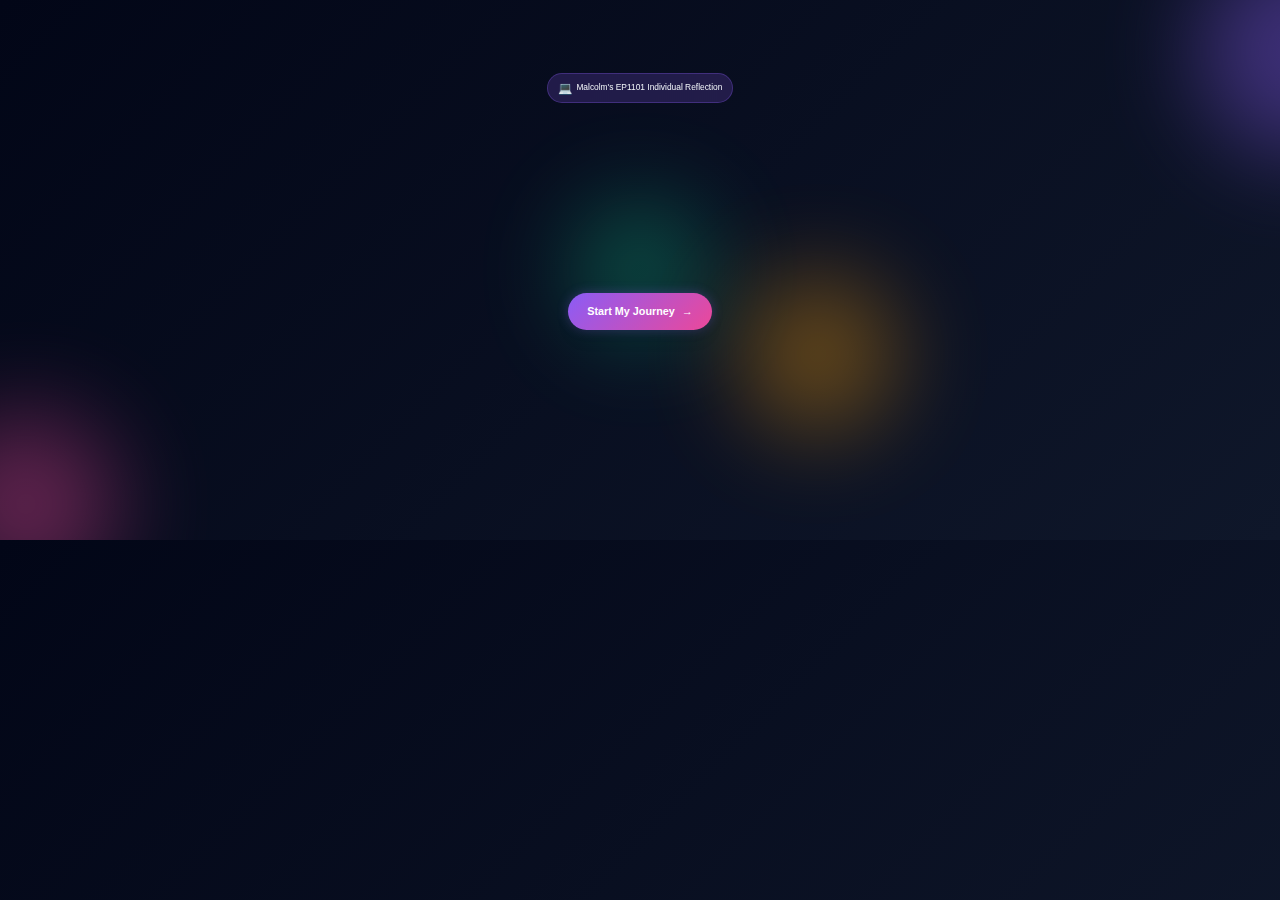
<file: index.html>
<!DOCTYPE html>
<html lang="en">
<head>
    <meta charset="UTF-8">
    <meta name="viewport" content="width=device-width, initial-scale=1.0">
    <title>EP1101 Reflection | Building TUTR.SG</title>
    <link rel="stylesheet" href="styles.css">
</head>
<body class="landing-page">
    <!-- Animated Background -->
    <div class="animated-bg">
        <div class="circle circle-1"></div>
        <div class="circle circle-2"></div>
        <div class="circle circle-3"></div>
        <div class="circle circle-4"></div>
    </div>

    <!-- Main Content -->
    <div class="landing-container">
        <div class="hero-content fade-in">
            <!-- Title with animated typing effect -->
            <div class="hero-tag">
                <span class="code-icon">💻</span>
                <span>Malcolm's EP1101 Individual Reflection</span>
            </div>
            
            <h1 class="hero-title">
                <span class="word" style="--delay: 0.1s">Building</span>
                <span class="word gradient-text" style="--delay: 0.3s">TUTR.SG</span>
                <br>
                <span class="word" style="--delay: 0.5s">From</span>
                <span class="word" style="--delay: 0.6s">the</span>
                <span class="word" style="--delay: 0.7s">Ground</span>
                <span class="word" style="--delay: 0.8s">Up</span>
            </h1>
            
            <p class="hero-subtitle slide-up" style="--delay: 1s">
                An AI & Data Analytics Student's Journey Through Entrepreneurship
            </p>
            
            <div class="hero-info slide-up" style="--delay: 1.2s">
                <div class="info-item">
                    <span class="label">Name:</span>
                    <span class="value">Koh Yu Feng Malcolm</span>
                </div>
                <div class="info-item">
                    <span class="label">Class:</span>
                    <span class="value">DAAA/FT/2A/21</span>
                </div>
                <div class="info-item">
                    <span class="label">Module:</span>
                    <span class="value">EP1101 II</span>
                </div>
            </div>

            <!-- Interactive Start Button -->
            <a href="intro.html" class="start-btn bounce" style="--delay: 1.4s">
                <span>Start My Journey</span>
                <span class="arrow">→</span>
            </a>

            <!-- Quick Navigation -->
            <div class="quick-nav slide-up" style="--delay: 1.6s">
                <a href="intro.html" class="nav-card" style="--delay: 1.7s">
                    <div class="card-icon">📖</div>
                    <div class="card-title">Introduction</div>
                </a>
                <a href="challenge.html" class="nav-card" style="--delay: 1.8s">
                    <div class="card-icon">🎯</div>
                    <div class="card-title">Key Challenges</div>
                </a>
                <a href="insights.html" class="nav-card" style="--delay: 1.9s">
                    <div class="card-icon">💡</div>
                    <div class="card-title">Key Insights</div>
                </a>
                <a href="reflection.html" class="nav-card" style="--delay: 2s">
                    <div class="card-icon">🚀</div>
                    <div class="card-title">Reflection</div>
                </a>
            </div>

            <!-- Fun Footer -->
            <div class="landing-footer slide-up" style="--delay: 2.1s">
                <p>Tutors: Ms Xue Yun Peh, Mr Gerald Tay</p>
                <p class="subtitle">Built with ❤️ and 4000 lines of code</p>
            </div>
        </div>
    </div>

    <!-- Scroll Indicator -->
    <div class="scroll-indicator pulse">
        <span>Explore</span>
        <div class="mouse">
            <div class="wheel"></div>
        </div>
    </div>

    <script src="script.js"></script>
</body>
</html>
</file>
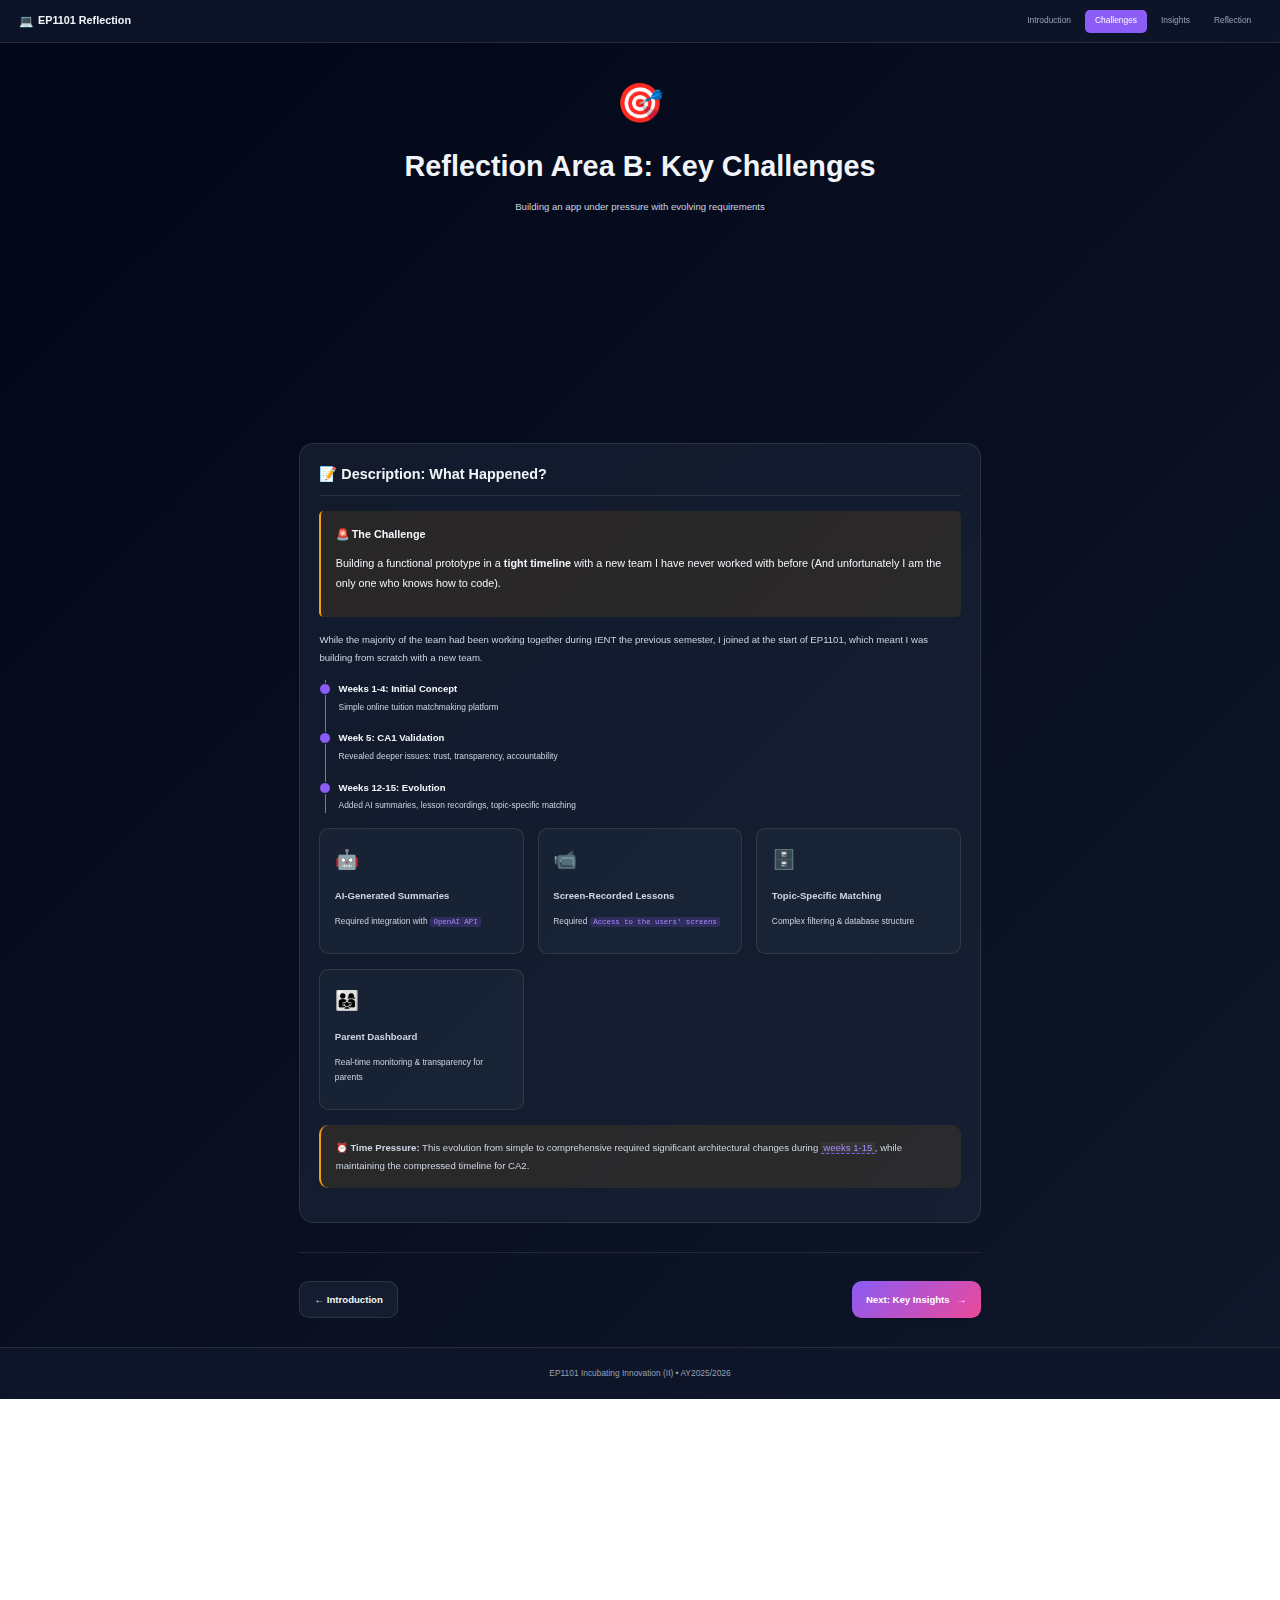
<file: challenge.html>
<!DOCTYPE html>
<html lang="en">
<head>
    <meta charset="UTF-8">
    <meta name="viewport" content="width=device-width, initial-scale=1.0">
    <title>Key Challenge | EP1101 Reflection</title>
    <link rel="stylesheet" href="styles.css">
</head>
<body>
    <!-- Navigation -->
    <nav class="navbar">
        <a href="index.html" class="nav-brand">
            <span class="code-icon">💻</span>
            <span>EP1101 Reflection</span>
        </a>
        <div class="nav-links">
            <a href="intro.html">Introduction</a>
            <a href="challenge.html" class="active">Challenges</a>
            <a href="insights.html">Insights</a>
            <a href="reflection.html">Reflection</a>
        </div>
    </nav>

    <!-- Main Content -->
    <main class="container">
        <!-- Page Header -->
        <header class="page-header fade-in">
            <div class="header-icon">🎯</div>
            <h1>Reflection Area B: Key Challenges</h1>
            <p class="subtitle">Building an app under pressure with evolving requirements</p>
        </header>

        <!-- Interactive Gibbs Cycle Navigator -->
        <section class="gibbs-navigator slide-up">
            <h2 class="section-title">
                <span class="title-icon">🔄</span>
                Interactive Gibbs Reflection Cycle
            </h2>
            <p class="section-intro">Click each stage to explore my reflection</p>
            
            <div class="gibbs-cycle">
                <div class="gibbs-stage" data-stage="description" onclick="showStage('description')">
                    <div class="stage-number">1</div>
                    <div class="stage-name">Description</div>
                    <div class="stage-icon">📝</div>
                </div>
                <div class="gibbs-stage" data-stage="feelings" onclick="showStage('feelings')">
                    <div class="stage-number">2</div>
                    <div class="stage-name">Feelings</div>
                    <div class="stage-icon">💭</div>
                </div>
                <div class="gibbs-stage" data-stage="evaluation" onclick="showStage('evaluation')">
                    <div class="stage-number">3</div>
                    <div class="stage-name">Evaluation</div>
                    <div class="stage-icon">⚖️</div>
                </div>
                <div class="gibbs-stage" data-stage="analysis" onclick="showStage('analysis')">
                    <div class="stage-number">4</div>
                    <div class="stage-name">Analysis</div>
                    <div class="stage-icon">🔍</div>
                </div>
                <div class="gibbs-stage" data-stage="conclusion" onclick="showStage('conclusion')">
                    <div class="stage-number">5</div>
                    <div class="stage-name">Conclusion</div>
                    <div class="stage-icon">✅</div>
                </div>
                <div class="gibbs-stage" data-stage="action" onclick="showStage('action')">
                    <div class="stage-number">6</div>
                    <div class="stage-name">Action Plan</div>
                    <div class="stage-icon">🎯</div>
                </div>
            </div>
        </section>

        <!-- Stage Content -->
        <section class="stage-content">
            <!-- Description Stage -->
            <div id="description" class="stage-panel active">
                <div class="card interactive-card">
                    <div class="card-header">
                        <h3>📝 Description: What Happened?</h3>
                    </div>
                    <div class="card-content">
                        <div class="highlight-box challenge-box">
                            <h4>🚨 The Challenge</h4>
                            <p class="lead-text">
                                Building a functional prototype in a <strong>tight timeline</strong> with a new team I have never worked with before (And unfortunately I am the only one who knows how to code).
                            </p>
                        </div>

                        <p>
                            While the majority of the team had been working together during IENT the previous semester, I joined at the start 
                            of EP1101, which meant I was building from scratch with a new team.
                        </p>

                        <div class="timeline">
                            <div class="timeline-item">
                                <div class="timeline-dot"></div>
                                <div class="timeline-content">
                                    <h4>Weeks 1-4: Initial Concept</h4>
                                    <p>Simple online tuition matchmaking platform</p>
                                </div>
                            </div>
                            <div class="timeline-item">
                                <div class="timeline-dot"></div>
                                <div class="timeline-content">
                                    <h4>Week 5: CA1 Validation</h4>
                                    <p>Revealed deeper issues: trust, transparency, accountability</p>
                                </div>
                            </div>
                            <div class="timeline-item">
                                <div class="timeline-dot"></div>
                                <div class="timeline-content">
                                    <h4>Weeks 12-15: Evolution</h4>
                                    <p>Added AI summaries, lesson recordings, topic-specific matching</p>
                                </div>
                            </div>
                        </div>

                        <div class="feature-grid">
                            <div class="feature-box">
                                <div class="feature-icon">🤖</div>
                                <h4>AI-Generated Summaries</h4>
                                <p>Required integration with <span class="code">OpenAI API</span></p>
                            </div>
                            <div class="feature-box">
                                <div class="feature-icon">📹</div>
                                <h4>Screen-Recorded Lessons</h4>
                                <p>Required <span class="code">Access to the users' screens</span></p>
                            </div>
                            <div class="feature-box">
                                <div class="feature-icon">🗄️</div>
                                <h4>Topic-Specific Matching</h4>
                                <p>Complex filtering & database structure</p>
                            </div>
                            <div class="feature-box">
                                <div class="feature-icon">👨‍👩‍👧</div>
                                <h4>Parent Dashboard</h4>
                                <p>Real-time monitoring & transparency for parents</p>
                            </div>
                        </div>

                        <div class="callout callout-warning">
                            <strong>⏰ Time Pressure:</strong> This evolution from simple to comprehensive required 
                            significant architectural changes during <span class="editable-inline" contenteditable="true">weeks 1-15</span>, 
                            while maintaining the compressed timeline for CA2.
                        </div>
                    </div>
                </div>
            </div>

            <!-- Feelings Stage -->
            <div id="feelings" class="stage-panel">
                <div class="card interactive-card">
                    <div class="card-header">
                        <h3>💭 Feelings: How Did I Feel?</h3>
                    </div>
                    <div class="card-content">
                        <div class="emotion-meter">
                            <div class="emotion-item">
                                <div class="emotion-icon excited">🚀</div>
                                <div class="emotion-label">Excited</div>
                                <div class="emotion-bar">
                                    <div class="emotion-fill" style="width: 80%; background: linear-gradient(90deg, #10b981, #34d399);"></div>
                                </div>
                                <p class="emotion-reason">Implementing AI features that would differentiate TUTR.SG</p>
                            </div>
                            <div class="emotion-item">
                                <div class="emotion-icon pressure">😰</div>
                                <div class="emotion-label">Pressure</div>
                                <div class="emotion-bar">
                                    <div class="emotion-fill" style="width: 90%; background: linear-gradient(90deg, #f59e0b, #fb923c);"></div>
                                </div>
                                <p class="emotion-reason">Prototype was tangible evidence - it had to actually work</p>
                            </div>
                            <div class="emotion-item">
                                <div class="emotion-icon frustrated">😤</div>
                                <div class="emotion-label">Frustrated</div>
                                <div class="emotion-bar">
                                    <div class="emotion-fill" style="width: 60%; background: linear-gradient(90deg, #ef4444, #f87171);"></div>
                                </div>
                                <p class="emotion-reason">Requirements changed mid-development</p>
                            </div>
                            <div class="emotion-item">
                                <div class="emotion-icon understanding">🧠</div>
                                <div class="emotion-label">Understanding</div>
                                <div class="emotion-bar">
                                    <div class="emotion-fill" style="width: 85%; background: linear-gradient(90deg, #8b5cf6, #a78bfa);"></div>
                                </div>
                                <p class="emotion-reason">Validation should drive development, not my preferences</p>
                            </div>
                        </div>

                        <div class="quote-box">
                            <div class="quote-icon">"</div>
                            <p class="quote-text">
                                Unlike theoretical validation or pitch narrative, <strong>the prototype had to actually work</strong>. 
                                There was no room for "we plan to implement this" during demos—features either functioned or they didn't.
                            </p>
                        </div>

                        <div class="callout callout-info">
                            <strong>💡 Realization:</strong> Unfortunately, this was the reality of entrepreneurship — customer validation 
                            should drive product development, not the other way around.
                        </div>
                    </div>
                </div>
            </div>

            <!-- Evaluation Stage -->
            <div id="evaluation" class="stage-panel">
                <div class="card interactive-card">
                    <div class="card-header">
                        <h3>⚖️ Evaluation: What Was Good & Bad?</h3>
                    </div>
                    <div class="card-content">
                        <div class="eval-grid">
                            <div class="eval-section eval-success">
                                <h4>✅ Successes</h4>
                                <div class="achievement-list">
                                    <div class="achievement-item">
                                        <span class="achievement-icon">🎯</span>
                                        <div>
                                            <strong>Delivered Functional Prototype</strong>
                                            <p>Demonstrated TUTR.SG's core value proposition</p>
                                        </div>
                                    </div>
                                    <div class="achievement-item">
                                        <span class="achievement-icon">🏗️</span>
                                        <div>
                                            <strong>Built <span class="editable-inline" contenteditable="true">9</span> Core Features</strong>
                                            <p>Using <span class="editable-inline" contenteditable="true">Html, Css, Javascript and MySQL</span></p>
                                        </div>
                                    </div>
                                    <div class="achievement-item">
                                        <span class="achievement-icon">🤖</span>
                                        <div>
                                            <strong>AI Integration Success</strong>
                                            <p>Integrated <span class="editable-inline" contenteditable="true">ChatGPT</span> for lesson summaries</p>
                                        </div>
                                    </div>
                                    <div class="achievement-item">
                                        <span class="achievement-icon">🗄️</span>
                                        <div>
                                            <strong>Database Architecture</strong>
                                            <p>Structured for topic-level filtering & scalability</p>
                                        </div>
                                    </div>
                                </div>
                            </div>

                            <div class="eval-section eval-limitations">
                                <h4>⚠️ Limitations</h4>
                                <div class="limitation-list">
                                    <div class="limitation-item">
                                        <span class="limitation-icon">📊</span>
                                        <div>
                                            <strong>Local Only</strong>
                                            <p>Used <span class="editable-inline" contenteditable="true">a local storage</span> instead of an actual working domain</p>
                                        </div>
                                    </div>
                                    <div class="limitation-item">
                                        <span class="limitation-icon">🤖</span>
                                        <div>
                                            <strong>Limited AI</strong>
                                            <p>Basic implementation, not production-ready</p>
                                        </div>
                                    </div>
                                    <div class="limitation-item">
                                        <span class="limitation-icon">📈</span>
                                        <div>
                                            <strong>Scalability Concerns</strong>
                                            <p>Would require architectural changes for production</p>
                                        </div>
                                    </div>
                                </div>
                            </div>
                        </div>

                        <div class="learning-moment">
                            <div class="moment-icon">💡</div>
                            <div class="moment-content">
                                <h4>Critical Learning Moment</h4>
                                <p>
                                    I diverted <span class="editable-inline" contenteditable="true">a lot of my focus</span> on 
                                    <span class="editable-inline" contenteditable="true">making sure pages look nice and are responsive</span> 
                                    , which is definitely important but not as important as making the core features work.
                                </p>
                                <p class="moment-realization">
                                    <strong>Realization:</strong> I approached it like a web design project
                                    rather than an entrepreneurial tool.
                                </p>
                            </div>
                        </div>
                    </div>
                </div>
            </div>

            <!-- Analysis Stage -->
            <div id="analysis" class="stage-panel">
                <div class="card interactive-card">
                    <div class="card-header">
                        <h3>🔍 Analysis: What Sense Can I Make?</h3>
                    </div>
                    <div class="card-content">
                        <div class="highlight-box insight-box">
                            <h4>🎯 Key Insight</h4>
                            <p class="lead-text">
                                Technical development in <strong>entrepreneurial contexts</strong> requires 
                                different priorities than <strong>academic or corporate development</strong>.
                            </p>
                        </div>

                        <div class="comparison-table">
                            <div class="comparison-column">
                                <h4>🎓 School Projects</h4>
                                <ul>
                                    <li>Code quality is paramount</li>
                                    <li>Complete features expected</li>
                                    <li>Technical sophistication rewarded</li>
                                    <li>Stable requirements</li>
                                </ul>
                            </div>
                            <div class="comparison-divider">
                                <div class="divider-icon">⚡</div>
                            </div>
                            <div class="comparison-column">
                                <h4>🚀 Entrepreneurship</h4>
                                <ul>
                                    <li>Validation is paramount</li>
                                    <li>Minimum viable features</li>
                                    <li>Speed & learning rewarded</li>
                                    <li>Evolving requirements</li>
                                </ul>
                            </div>
                        </div>

                        <h4 class="subsection-title">How Validation Drove Technical Decisions:</h4>
                        <div class="validation-flow">
                            <div class="flow-item">
                                <div class="flow-badge">A/B Test</div>
                                <p class="flow-finding">Parents preferred <strong>structured AI summaries</strong></p>
                                <div class="flow-arrow">→</div>
                                <p class="flow-decision">Prioritized lesson summary feature over other dashboard components</p>
                            </div>
                            <div class="flow-item">
                                <div class="flow-badge">A/B Test</div>
                                <p class="flow-finding">Parents valued <strong>lesson recordings</strong> for accountability</p>
                                <div class="flow-arrow">→</div>
                                <p class="flow-decision">Implemented video recording despite technical complexity</p>
                            </div>
                            <div class="flow-item">
                                <div class="flow-badge">Survey</div>
                                <p class="flow-finding"><strong>67.3%</strong> preferred topic-specific tuition</p>
                                <div class="flow-arrow">→</div>
                                <p class="flow-decision">Redesigned matching algorithm from subject to topic-level</p>
                            </div>
                        </div>

                        <div class="callout callout-success">
                            <strong>🌟 Turning Point:</strong> I learned that in entrepreneurial teams, technical work 
                            must be constantly translated into <strong>customer value</strong>, not just functionality.
                        </div>
                    </div>
                </div>
            </div>

            <!-- Conclusion Stage -->
            <div id="conclusion" class="stage-panel">
                <div class="card interactive-card">
                    <div class="card-header">
                        <h3>✅ Conclusion: What Did I Learn?</h3>
                    </div>
                    <div class="card-content">
                        <div class="learning-summary">
                            <div class="summary-item">
                                <div class="summary-number">1</div>
                                <div class="summary-content">
                                    <h4>Balance Speed & Quality</h4>
                                    <p>Technical development in entrepreneurship requires balancing execution speed with quality</p>
                                </div>
                            </div>
                            <div class="summary-item">
                                <div class="summary-number">2</div>
                                <div class="summary-content">
                                    <h4>Customer Needs First</h4>
                                    <p>Subordinate technical preferences to validated customer needs</p>
                                </div>
                            </div>
                            <div class="summary-item">
                                <div class="summary-number">3</div>
                                <div class="summary-content">
                                    <h4>Build the Right Thing</h4>
                                    <p>Being a technical co-founder isn't just about building—it's about building the right things, at the right fidelity, at the right time</p>
                                </div>
                            </div>
                        </div>

                        <div class="quote-box gradient-border">
                            <div class="quote-icon">"</div>
                            <p class="quote-text">
                                The most valuable skill I developed wasn't a new programming language or framework—it was 
                                the ability to <strong>prototype based on evolving requirements</strong> while 
                                maintaining focus on what actually mattered for validation.
                            </p>
                        </div>
                    </div>
                </div>
            </div>

            <!-- Action Plan Stage -->
            <div id="action" class="stage-panel">
                <div class="card interactive-card">
                    <div class="card-header">
                        <h3>🎯 Action Plan: What Will I Do Differently?</h3>
                    </div>
                    <div class="card-content">
                        <p class="section-intro">In future ventures and technical projects, I will:</p>
                        
                        <div class="action-list">
                            <div class="action-item">
                                <div class="action-checkbox" onclick="this.classList.toggle('checked')">
                                    <div class="checkmark">✓</div>
                                </div>
                                <div class="action-content">
                                    <h4>Start with Minimum Viable Features</h4>
                                    <p>Explicitly define "what must work for validation" versus "what would be nice to have" before writing any code.</p>
                                </div>
                            </div>

                            <div class="action-item">
                                <div class="action-checkbox" onclick="this.classList.toggle('checked')">
                                    <div class="checkmark">✓</div>
                                </div>
                                <div class="action-content">
                                    <h4>Maintain a Technical Decision Log</h4>
                                    <p>Document why features were prioritized, what trade-offs were made, and how validation insights influenced architecture.</p>
                                </div>
                            </div>

                            <div class="action-item">
                                <div class="action-checkbox" onclick="this.classList.toggle('checked')">
                                    <div class="checkmark">✓</div>
                                </div>
                                <div class="action-content">
                                    <h4>Communicate in Business Terms</h4>
                                    <p>Rather than "I implemented the database schema," frame it as "parents can now view lesson recordings which addresses their concern of accountability etc.."</p>
                                </div>
                            </div>

                            <div class="action-item">
                                <div class="action-checkbox" onclick="this.classList.toggle('checked')">
                                    <div class="checkmark">✓</div>
                                </div>
                                <div class="action-content">
                                    <h4>Build for Flexibility</h4>
                                    <p>Use modular architecture with pivot flexibility in mind. Requirements will change and I have to embrace it.</p>
                                </div>
                            </div>
                        </div>
                    </div>
                </div>
            </div>
        </section>

        <!-- Navigation Buttons -->
        <div class="page-nav">
            <a href="intro.html" class="nav-btn nav-btn-secondary">
                <span>← Introduction</span>
            </a>
            <a href="insights.html" class="nav-btn nav-btn-primary">
                <span>Next: Key Insights</span>
                <span class="arrow">→</span>
            </a>
        </div>
    </main>

    <!-- Footer -->
    <footer class="footer">
        <p>EP1101 Incubating Innovation (II) • AY2025/2026</p>
    </footer>

    <script src="script.js"></script>
    <script>
        // Gibbs Cycle Stage Switcher
        function showStage(stageId, shouldScroll = true) {
            // Remove active class from all stages and panels
            document.querySelectorAll('.gibbs-stage').forEach(s => s.classList.remove('active'));
            document.querySelectorAll('.stage-panel').forEach(p => p.classList.remove('active'));
            
            // Add active class to selected stage and panel
            document.querySelector(`[data-stage="${stageId}"]`).classList.add('active');
            document.getElementById(stageId).classList.add('active');
            
            // Only scroll if user clicked (not on initial load)
            if (shouldScroll) {
                document.querySelector('.stage-content').scrollIntoView({ behavior: 'smooth', block: 'nearest' });
            }
        }
    
        // Initialize with first stage - but DON'T scroll!
        document.addEventListener('DOMContentLoaded', () => {
            showStage('description', false); // false = don't scroll
        });
    </script>
</body>
</html>
</file>
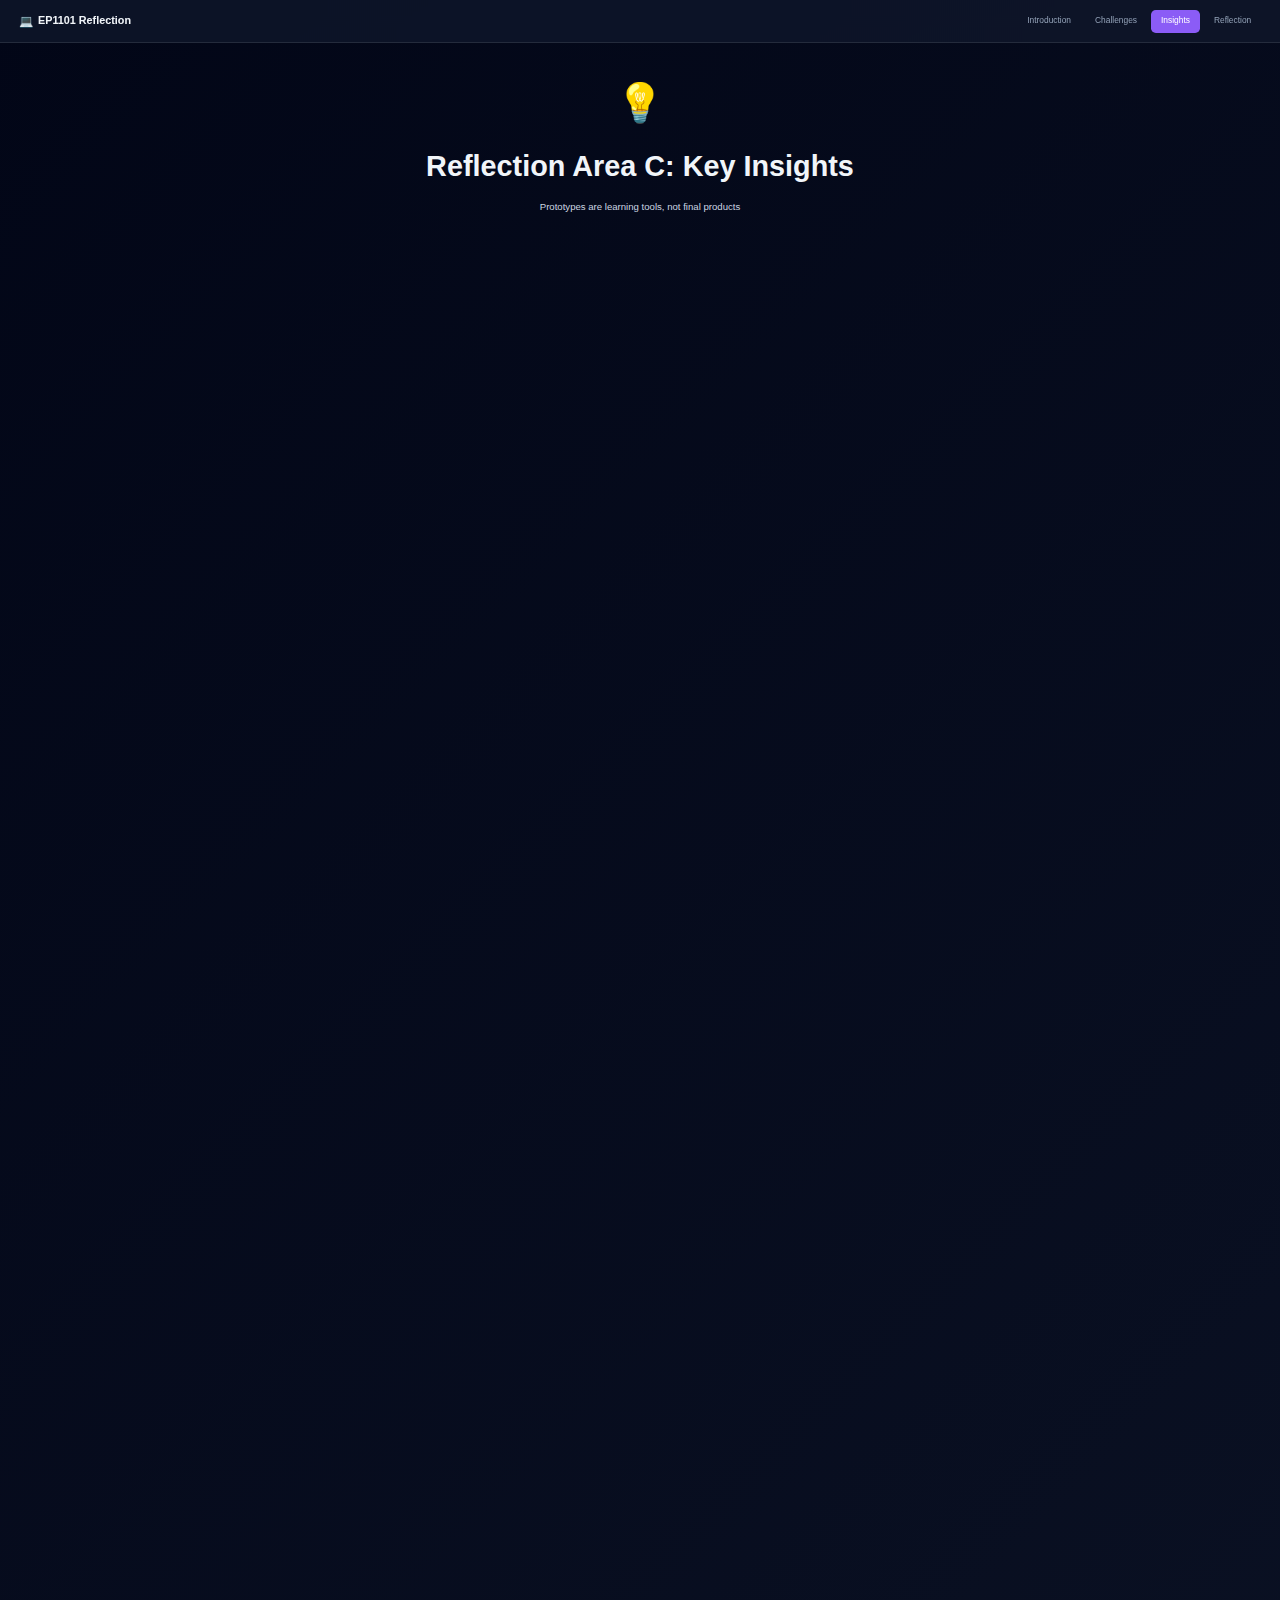
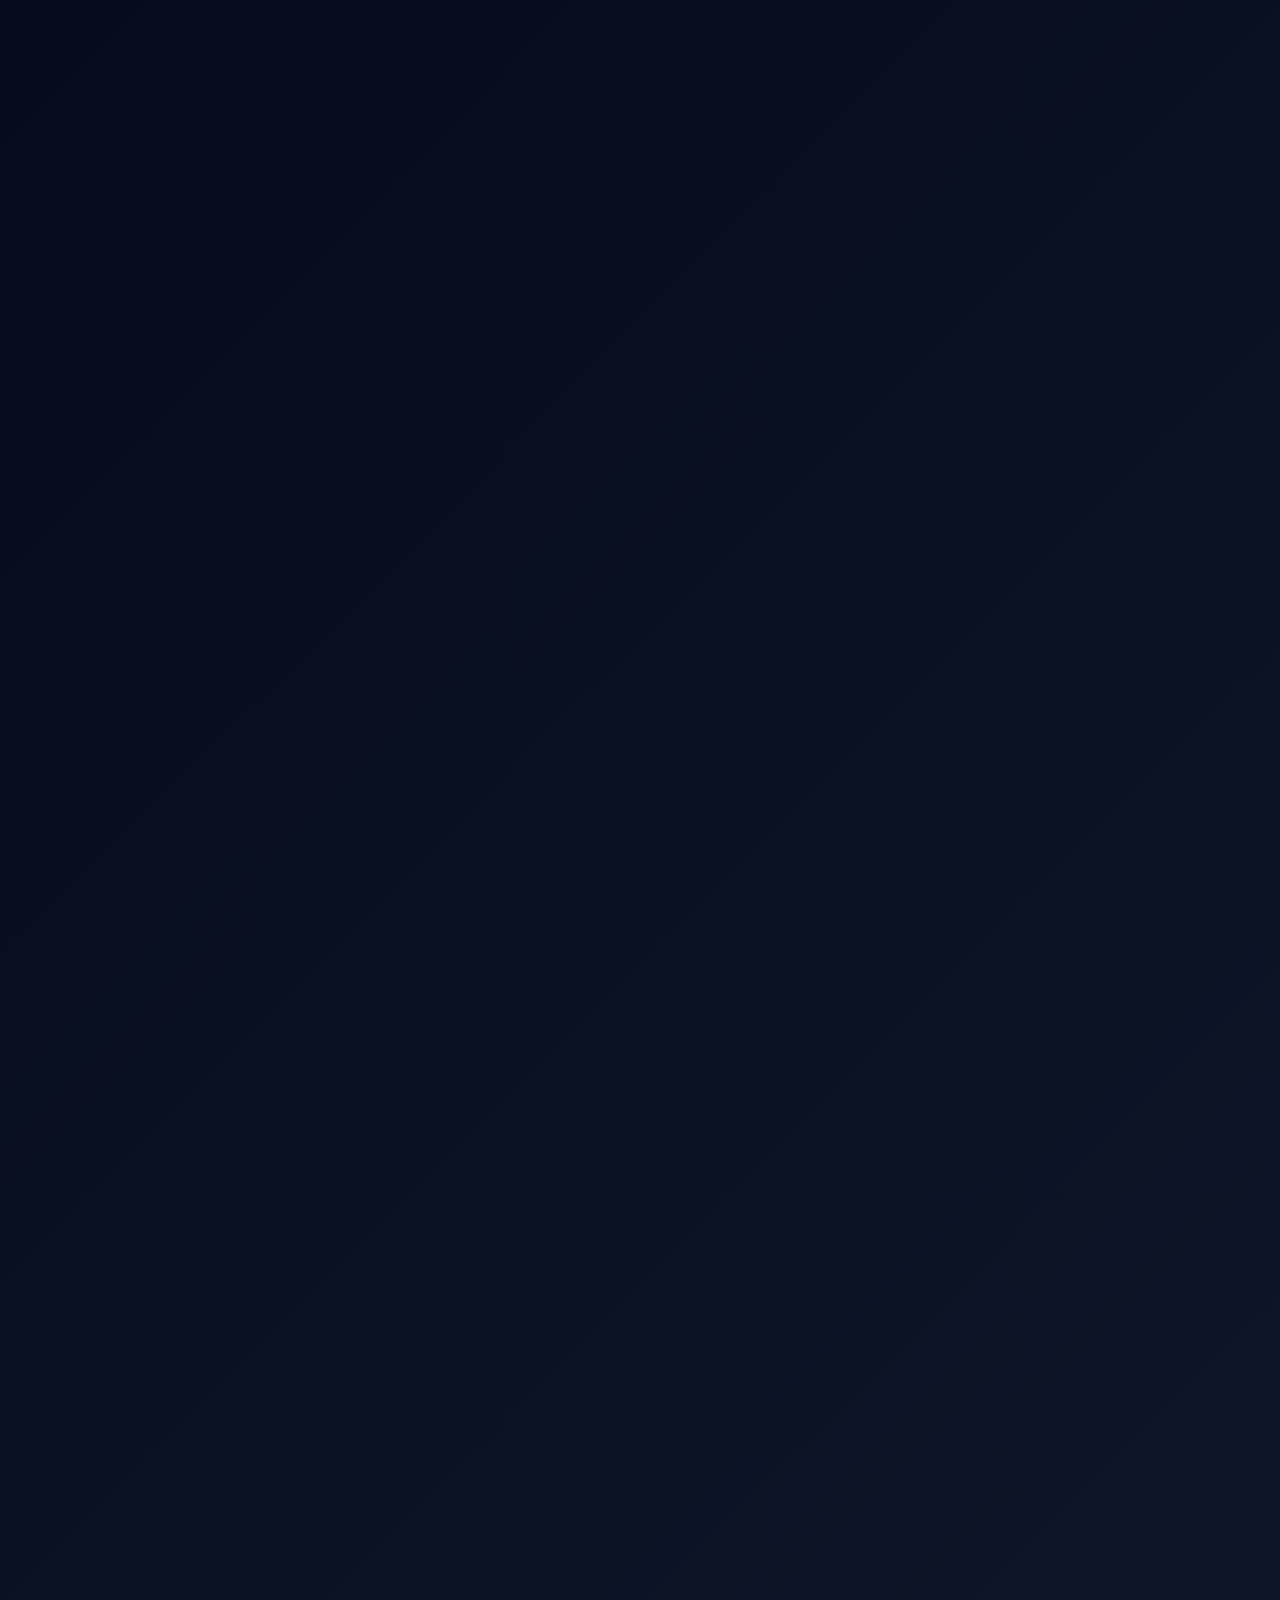
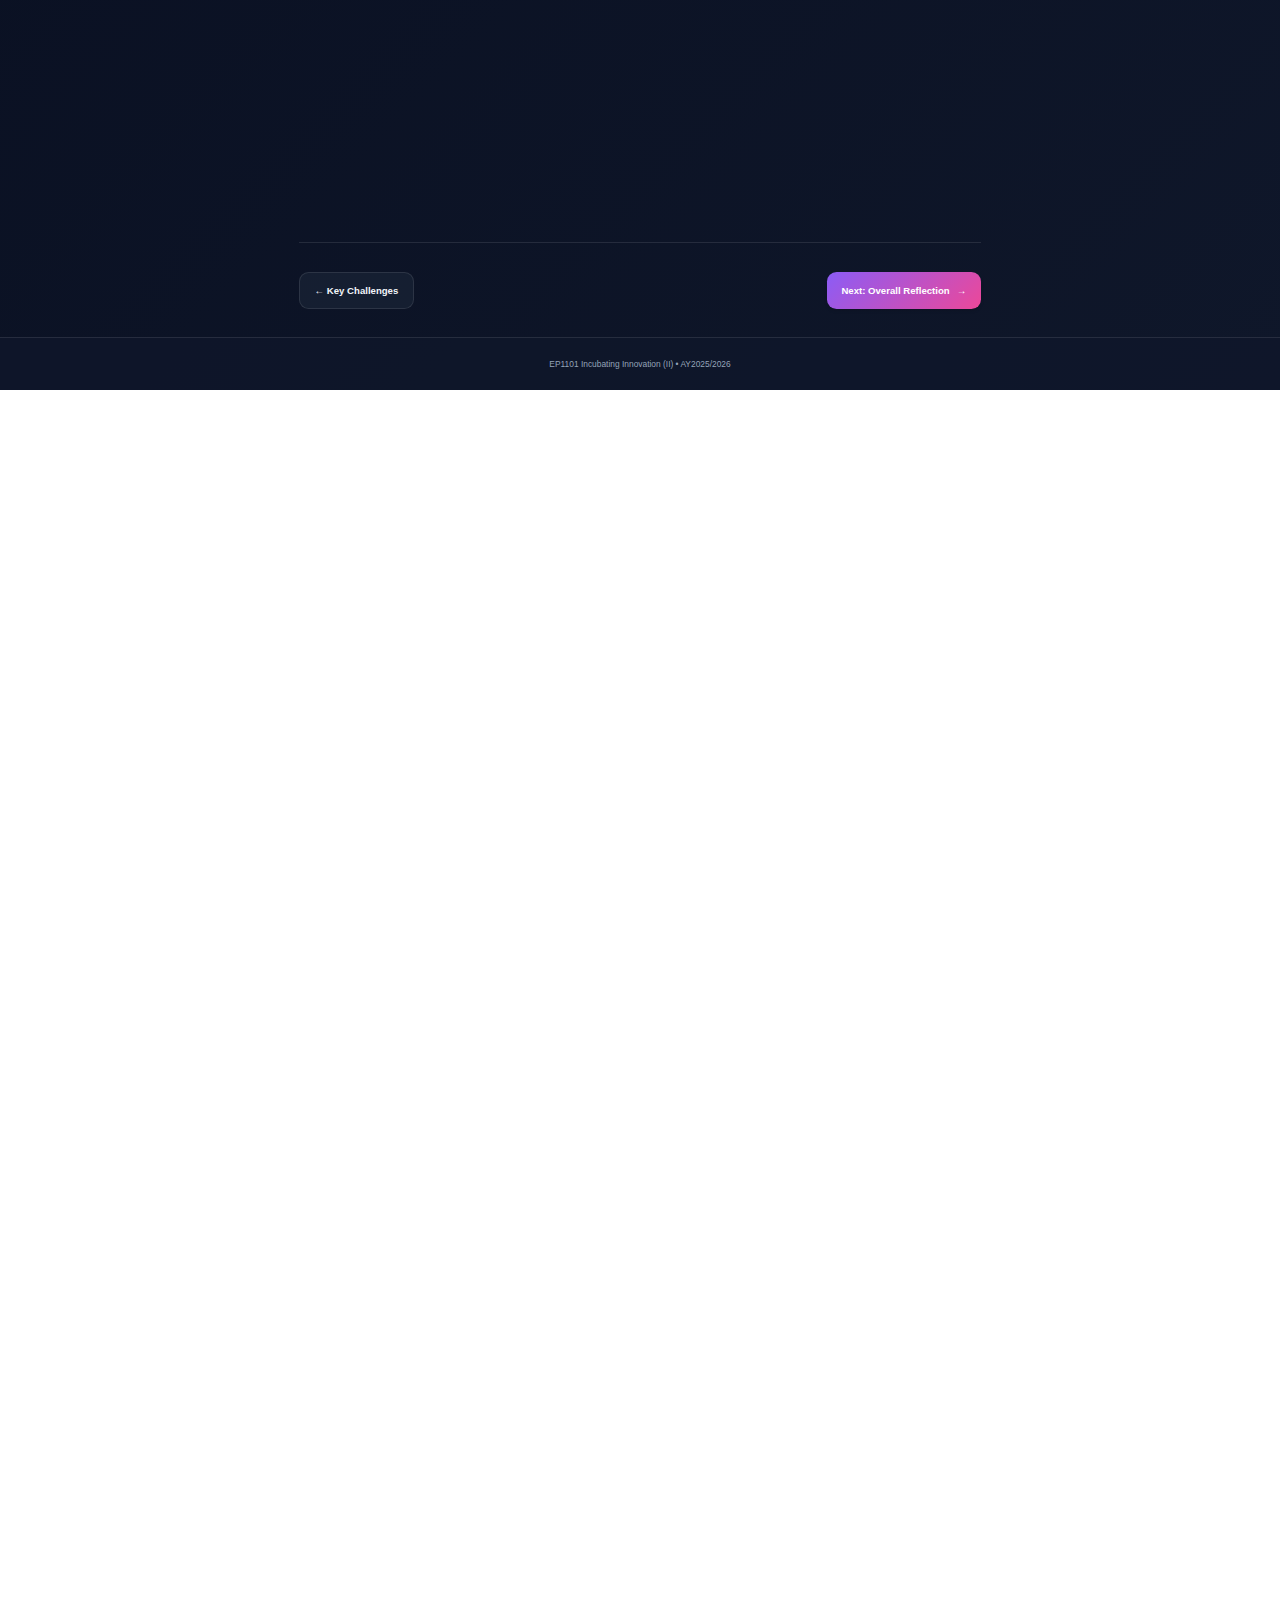
<file: insights.html>
<!DOCTYPE html>
<html lang="en">
<head>
    <meta charset="UTF-8">
    <meta name="viewport" content="width=device-width, initial-scale=1.0">
    <title>Key Insights | EP1101 Reflection</title>
    <link rel="stylesheet" href="styles.css">
</head>
<body>
    <!-- Navigation -->
    <nav class="navbar">
        <a href="index.html" class="nav-brand">
            <span class="code-icon">💻</span>
            <span>EP1101 Reflection</span>
        </a>
        <div class="nav-links">
            <a href="intro.html">Introduction</a>
            <a href="challenge.html">Challenges</a>
            <a href="insights.html" class="active">Insights</a>
            <a href="reflection.html">Reflection</a>
        </div>
    </nav>

    <!-- Main Content -->
    <main class="container">
        <!-- Page Header -->
        <header class="page-header fade-in">
            <div class="header-icon">💡</div>
            <h1>Reflection Area C: Key Insights</h1>
            <p class="subtitle">Prototypes are learning tools, not final products</p>
        </header>

        <!-- Main Insight Card -->
        <section class="content-section slide-up">
            <div class="card insight-card">
                <div class="insight-badge">💡 Core Insight</div>
                <h2 class="insight-title">
                    Prototypes are <span class="gradient-text">learning tools</span>, 
                    not final products
                </h2>
                <p class="insight-description">
                    This fundamentally changes how they should be built, prioritized, and evaluated.
                </p>
            </div>
        </section>

        <!-- Gibbs Cycle for Insights -->
        <section class="content-section slide-up">
            <div class="card interactive-card">
                <div class="card-header">
                    <h3>📝 Description</h3>
                </div>
                <div class="card-content">
                    <p>
                        Initially, I approached the TUTR.SG prototype with the mindset I'd developed from previous 
                        technical projects:
                    </p>
                    
                    <div class="mindset-grid">
                        <div class="mindset-old">
                            <h4>❌ Old Mindset</h4>
                            <ul>
                                <li>Write clean code</li>
                                <li>Build scalable architecture</li>
                                <li>Implement comprehensive features</li>
                                <li>Perfectionist approach</li>
                            </ul>
                        </div>
                        <div class="mindset-arrow">→</div>
                        <div class="mindset-new">
                            <h4>✅ New Mindset</h4>
                            <ul>
                                <li>Build to test assumptions</li>
                                <li>Just enough to validate</li>
                                <li>Minimum viable features</li>
                                <li>Pragmatic approach</li>
                            </ul>
                        </div>
                    </div>

                    <p>
                        Through feedback from Ms Peh, Mr Gerald, and the team's validation work, I realized that 
                        a prototype's primary purpose is to <strong>make abstract concepts tangible enough to test assumptions</strong>.
                    </p>

                    <div class="realization-moment">
                        <div class="moment-icon">⚡</div>
                        <div class="moment-text">
                            <strong>The Moment It Clicked:</strong> During 
                            <span class="editable-inline" contenteditable="true">week 5</span>, when we launched the google form for customer validation,
                            <span class="editable-inline" contenteditable="true"> I then realised what users actually wanted.</span> I always kept their responses in mind when developing this prototype.
                        </div>
                    </div>
                </div>
            </div>
        </section>

        <!-- Feelings -->
        <section class="content-section slide-up">
            <div class="card interactive-card">
                <div class="card-header">
                    <h3>💭 Feelings</h3>
                </div>
                <div class="card-content">
                    <div class="feeling-journey">
                        <div class="journey-step">
                            <div class="step-emoji">😰</div>
                            <div class="step-label">Initially</div>
                            <p>Uncomfortable accepting "good enough" > "perfect"</p>
                            <p class="step-detail">Felt like lowering my standards</p>
                        </div>
                        <div class="journey-arrow">→</div>
                        <div class="journey-step">
                            <div class="step-emoji">🤔</div>
                            <div class="step-label">During</div>
                            <p>Saw prototype enable effective validation</p>
                            <p class="step-detail">Started to understand the pragmatic approach</p>
                        </div>
                        <div class="journey-arrow">→</div>
                        <div class="journey-step">
                            <div class="step-emoji">😊</div>
                            <div class="step-label">Eventually</div>
                            <p>Confident making judgment calls</p>
                            <p class="step-detail">Knew when to invest vs. when to shortcut</p>
                        </div>
                    </div>
                </div>
            </div>
        </section>

        <!-- Evaluation -->
        <section class="content-section slide-up">
            <div class="card interactive-card">
                <div class="card-header">
                    <h3>⚖️ Evaluation: How This Insight Helped</h3>
                </div>
                <div class="card-content">
                    <div class="impact-grid">
                        <div class="impact-card">
                            <div class="impact-icon">⚡</div>
                            <h4>1. Faster Iteration</h4>
                            <p>
                                After CA1, when requirements evolved, I was able to 
                                <span class="editable-inline" contenteditable="true">add and modify features quickly</span> 
                                because I hadn't over-engineered the initial version.
                            </p>
                            <div class="impact-example">
                                <strong>Example:</strong> I already created space in the interface for extra features, so integrating them was easy.
                            </div>
                        </div>

                        <div class="impact-card">
                            <div class="impact-icon">🎯</div>
                            <h4>2. Better Alignment</h4>
                            <p>
                                Rather than building a complete tutor matching algorithm, I created 
                                <span class="editable-inline" contenteditable="true">a simplified & professional version</span> 
                                that demonstrated the concept for testing.
                            </p>
                            <div class="impact-example">
                                <strong>Result:</strong> Parents could understand and react to the feature in validation interviews
                            </div>
                        </div>

                        <div class="impact-card">
                            <div class="impact-icon">🎬</div>
                            <h4>3. Effective Demos</h4>
                            <p>
                                The prototype included 
                                <span class="editable-inline" contenteditable="true">AI Lesson Summaries</span> 
                                that directly referenced validation insights.
                            </p>
                            <div class="impact-example">
                                <strong>Impact:</strong> Made our CA2 pitch more credible and tangible
                            </div>
                        </div>
                    </div>
                </div>
            </div>
        </section>

        <!-- Analysis -->
        <section class="content-section slide-up">
            <div class="card interactive-card">
                <div class="card-header">
                    <h3>🔍 Analysis: What This Means</h3>
                </div>
                <div class="card-content">
                    <div class="paradigm-shift">
                        <h4>🔄 Paradigm Shift</h4>
                        <div class="shift-comparison">
                            <div class="shift-before">
                                <h5>Traditional Development</h5>
                                <p>Requirements are stable</p>
                                <p>Goal: Production-ready system</p>
                                <p>Priority: Code quality</p>
                            </div>
                            <div class="shift-icon">⚡</div>
                            <div class="shift-after">
                                <h5>Entrepreneurial Development</h5>
                                <p>Requirements evolve constantly</p>
                                <p>Goal: Learning & validation</p>
                                <p>Priority: Speed to insights</p>
                            </div>
                        </div>
                    </div>

                    <div class="validation-impact">
                        <h4>📊 How Validation Drove Technical Decisions</h4>
                        
                        <div class="validation-example">
                            <div class="validation-finding">
                                <span class="badge">A/B Test Result</span>
                                <p>Parents preferred <strong>structured summaries</strong></p>
                            </div>
                            <div class="validation-arrow">→</div>
                            <div class="validation-action">
                                <span class="badge">Technical Decision</span>
                                <p>Focused on making AI summary <strong>visually structured</strong> rather than just functionally accurate</p>
                            </div>
                        </div>

                        <div class="validation-example">
                            <div class="validation-finding">
                                <span class="badge">A/B Test Result</span>
                                <p>Parents valued <strong>lesson recordings</strong> for trust</p>
                            </div>
                            <div class="validation-arrow">→</div>
                            <div class="validation-action">
                                <span class="badge">Technical Decision</span>
                                <p>Made recording feature <strong>prominent in UI</strong> rather than buried in settings</p>
                            </div>
                        </div>
                    </div>

                    <div class="quote-box gradient-border">
                        <div class="quote-icon">"</div>
                        <p class="quote-text">
                            This evolved my thinking from <strong>"build what's technically interesting"</strong> to 
                            <strong>"build what validates specific hypotheses about customer behavior"</strong>.
                        </p>
                    </div>
                </div>
            </div>
        </section>

        <!-- Conclusion -->
        <section class="content-section slide-up">
            <div class="card interactive-card">
                <div class="card-header">
                    <h3>✅ Conclusion</h3>
                </div>
                <div class="card-content">
                    <div class="highlight-box success-box">
                        <h4>🎯 Key Takeaway</h4>
                        <p class="lead-text">
                            Prototyping is a <strong>distinct discipline</strong> from production development—with 
                            different priorities, different quality bars, and different success metrics.
                        </p>
                    </div>

                    <div class="metric-comparison">
                        <div class="metric-card wrong">
                            <div class="metric-icon">❌</div>
                            <h5>Wrong Metrics</h5>
                            <ul>
                                <li>Code quality</li>
                                <li>Scalability</li>
                                <li>Completeness</li>
                            </ul>
                        </div>
                        <div class="metric-card right">
                            <div class="metric-icon">✅</div>
                            <h5>Right Metric</h5>
                            <ul>
                                <li><strong>How effectively the prototype enables learning and validation</strong></li>
                                <li><strong>Whether the features meet the users' needs</strong></li>
                            </ul>
                        </div>
                    </div>
                </div>
            </div>
        </section>

        <!-- Action Plan -->
        <section class="content-section slide-up">
            <div class="card interactive-card">
                <div class="card-header">
                    <h3>🎯 Action Plan</h3>
                </div>
                <div class="card-content">
                    <p class="section-intro">Moving forward, I will:</p>
                    
                    <div class="action-grid">
                        <div class="action-box">
                            <div class="action-number">1</div>
                            <div class="action-content">
                                <h4>Define Learning Objectives First</h4>
                                <p>For each feature, explicitly state: "This feature exists to test the hypothesis that <span class="editable-inline" contenteditable="true">people want it and need it to be implemented</span>"</p>
                            </div>
                        </div>

                        <div class="action-box">
                            <div class="action-number">2</div>
                            <div class="action-content">
                                <h4>Use Tiered Development</h4>
                                <ul>
                                    <li><strong>Tier 1 (Validation):</strong> Mockups, hardcoded data</li>
                                    <li><strong>Tier 2 (Pilot):</strong> Functional but non-scalable</li>
                                    <li><strong>Tier 3 (Scale):</strong> Production-ready</li>
                                </ul>
                            </div>
                        </div>

                        <div class="action-box">
                            <div class="action-number">3</div>
                            <div class="action-content">
                                <h4>Maintain Technical Debt Log</h4>
                                <p>Document shortcuts taken and what would need to change for production, ensuring informed trade-offs</p>
                            </div>
                        </div>

                        <div class="action-box">
                            <div class="action-number">4</div>
                            <div class="action-content">
                                <h4>Collaborate Closely with Validation Team</h4>
                                <p>Ensure technical decisions are informed by real customer feedback, not assumptions</p>
                            </div>
                        </div>
                    </div>
                </div>
            </div>
        </section>

        <!-- Navigation Buttons -->
        <div class="page-nav">
            <a href="challenge.html" class="nav-btn nav-btn-secondary">
                <span>← Key Challenges</span>
            </a>
            <a href="reflection.html" class="nav-btn nav-btn-primary">
                <span>Next: Overall Reflection</span>
                <span class="arrow">→</span>
            </a>
        </div>
    </main>

    <!-- Footer -->
    <footer class="footer">
        <p>EP1101 Incubating Innovation (II) • AY2025/2026</p>
    </footer>

    <script src="script.js"></script>
</body>
</html>
</file>
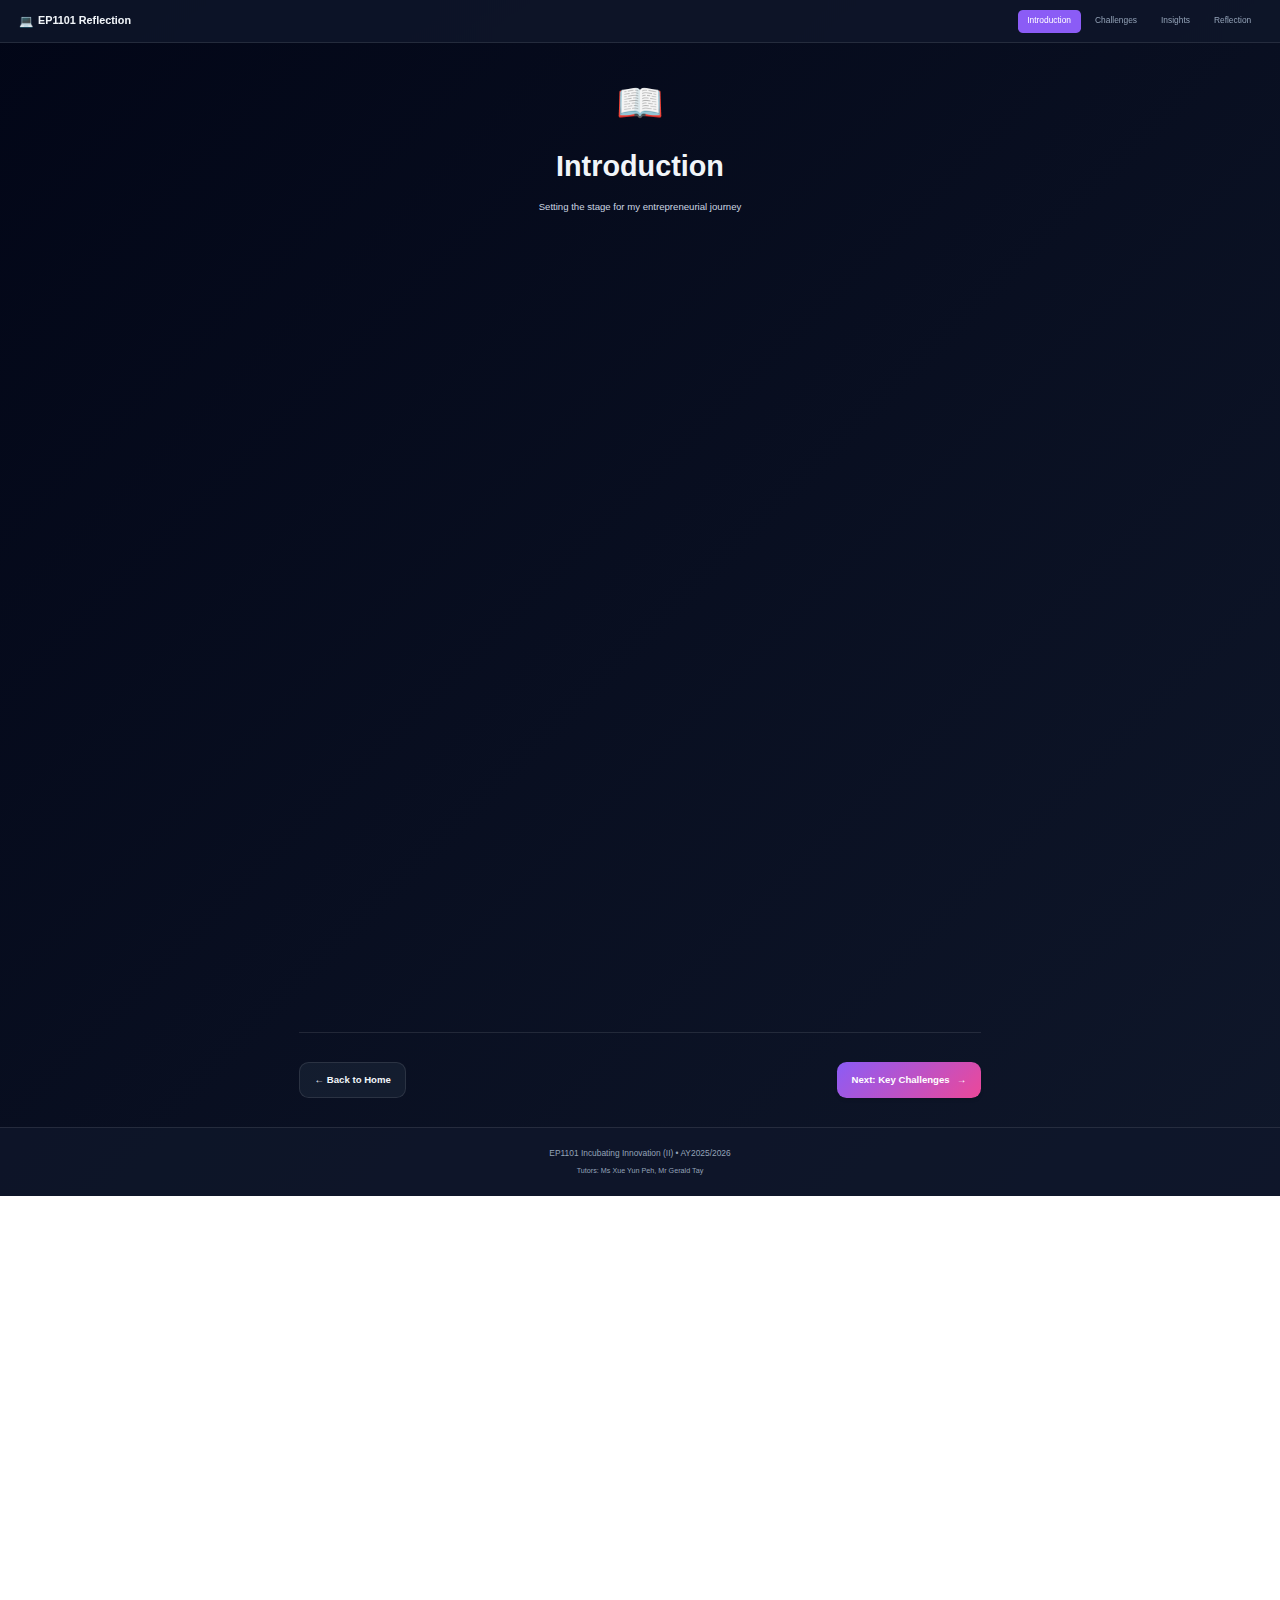
<file: intro.html>
<!DOCTYPE html>
<html lang="en">
<head>
    <meta charset="UTF-8">
    <meta name="viewport" content="width=device-width, initial-scale=1.0">
    <title>Introduction | EP1101 Reflection</title>
    <link rel="stylesheet" href="styles.css">
</head>
<body>
    <!-- Navigation -->
    <nav class="navbar">
        <a href="index.html" class="nav-brand">
            <span class="code-icon">💻</span>
            <span>EP1101 Reflection</span>
        </a>
        <div class="nav-links">
            <a href="intro.html" class="active">Introduction</a>
            <a href="challenge.html">Challenges</a>
            <a href="insights.html">Insights</a>
            <a href="reflection.html">Reflection</a>
        </div>
    </nav>

    <!-- Main Content -->
    <main class="container">
        <!-- Page Header -->
        <header class="page-header fade-in">
            <div class="header-icon">📖</div>
            <h1>Introduction</h1>
            <p class="subtitle">Setting the stage for my entrepreneurial journey</p>
        </header>

        <!-- Content Section -->
        <section class="content-section slide-up">
            <div class="card interactive-card">
                <div class="card-content">
                    <p class="lead-text">
                        EP1101 Incubating Innovation (II) provided a realistic entrepreneurial environment that required both 
                        <span class="highlight">technical execution</span> and 
                        <span class="highlight">adaptive problem-solving</span>.
                    </p>
                    
                    <p>
                        As the <strong class="gradient-text">technical lead responsible for building the TUTR.SG prototype</strong>, 
                        my role extended beyond coding to include translating business requirements into functional features, 
                        making architectural decisions under resource constraints, and ensuring that our technical solution 
                        aligned with validated customer needs.
                    </p>

                    <p>
                        Using the <strong class="highlight-pink">Gibbs Reflection Cycle</strong>, this reflection focuses on 
                        two areas: (b) key challenges faced and (c) key insights gained. Through this reflection, I evaluate 
                        my technical and entrepreneurial contributions to the team's venture, identify how the module shaped 
                        my approach to building products, and translate these reflections into actionable takeaways for future 
                        technical and entrepreneurial contexts.
                    </p>
                </div>
            </div>
        </section>

        <!-- Interactive Role Cards -->
        <section class="content-section slide-up">
            <h2 class="section-title">
                <span class="title-icon">👨‍💻</span>
                My Role & Contributions
            </h2>
            
            <div class="role-grid">
                <div class="role-card hover-lift" onclick="this.classList.toggle('flipped')">
                    <div class="role-front">
                        <div class="role-icon">💻</div>
                        <h3>Technical Lead</h3>
                        <p class="click-hint">Click to learn more</p>
                    </div>
                    <div class="role-back">
                        <ul>
                            <li>Built entire TUTR.SG prototype from scratch</li>
                            <li>Led technical architecture decisions</li>
                            <li>Translated validation into code</li>
                            <li>Managed development under tight timelines</li>
                        </ul>
                    </div>
                </div>

                <div class="role-card hover-lift" onclick="this.classList.toggle('flipped')">
                    <div class="role-front">
                        <div class="role-icon">🤖</div>
                        <h3>AI Integration</h3>
                        <p class="click-hint">Click to learn more</p>
                    </div>
                    <div class="role-back">
                        <ul>
                            <li>Integrated <span class="code">OpenAI API</span></li>
                            <li>Built AI-powered lesson summaries</li>
                            <li>Implemented smart matching algorithms</li>
                            <li>Optimized for performance</li>
                        </ul>
                    </div>
                </div>

                <div class="role-card hover-lift" onclick="this.classList.toggle('flipped')">
                    <div class="role-front">
                        <div class="role-icon">🗄️</div>
                        <h3>Database Design</h3>
                        <p class="click-hint">Click to learn more</p>
                    </div>
                    <div class="role-back">
                        <ul>
                            <li>Designed complete data architecture</li>
                            <li>Used <span class="code">MYSQL Database</span></li>
                            <li>Structured for scalability</li>
                            <li>Optimized for real-time queries</li>
                        </ul>
                    </div>
                </div>

                <div class="role-card hover-lift" onclick="this.classList.toggle('flipped')">
                    <div class="role-front">
                        <div class="role-icon">🎨</div>
                        <h3>UI/UX Development</h3>
                        <p class="click-hint">Click to learn more</p>
                    </div>
                    <div class="role-back">
                        <ul>
                            <li>Created a professional and interactive interface</li>
                            <li>Implemented parent dashboard</li>
                            <li>Designed trust-building features</li>
                            <li>Built responsive interfaces</li>
                        </ul>
                    </div>
                </div>
            </div>
        </section>

        <!-- Tech Stack Showcase -->
        <section class="content-section slide-up">
            <h2 class="section-title">
                <span class="title-icon">⚡</span>
                Technology Stack
            </h2>
            
            <div class="tech-stack">
                <div class="tech-category">
                    <h3>Frontend</h3>
                    <div class="tech-tags">
                        <span class="tech-tag">React</span>
                        <span class="tech-tag">HTML</span>
                        <span class="tech-tag">CSS</span>
                    </div>
                </div>
                
                <div class="tech-category">
                    <h3>Backend</h3>
                    <div class="tech-tags">
                        <span class="tech-tag">Node.js</span>
                        <span class="tech-tag">Javascript</span>
                        <span class="tech-tag">Python</span>

                    </div>
                </div>
                
                <div class="tech-category">
                    <h3>Database</h3>
                    <div class="tech-tags">
                        <span class="tech-tag">MYSQL</span>
                    </div>
                </div>
                
                <div class="tech-category">
                    <h3>AI/ML</h3>
                    <div class="tech-tags">
                        <span class="tech-tag">OpenAI API</span>
                    </div>
                </div>
            </div>
            
        </section>

        <!-- Navigation Buttons -->
        <div class="page-nav">
            <a href="index.html" class="nav-btn nav-btn-secondary">
                <span>← Back to Home</span>
            </a>
            <a href="challenge.html" class="nav-btn nav-btn-primary">
                <span>Next: Key Challenges</span>
                <span class="arrow">→</span>
            </a>
        </div>
    </main>

    <!-- Footer -->
    <footer class="footer">
        <p>EP1101 Incubating Innovation (II) • AY2025/2026</p>
        <p class="footer-subtitle">Tutors: Ms Xue Yun Peh, Mr Gerald Tay</p>
    </footer>

    <script src="script.js"></script>
</body>
</html>
</file>
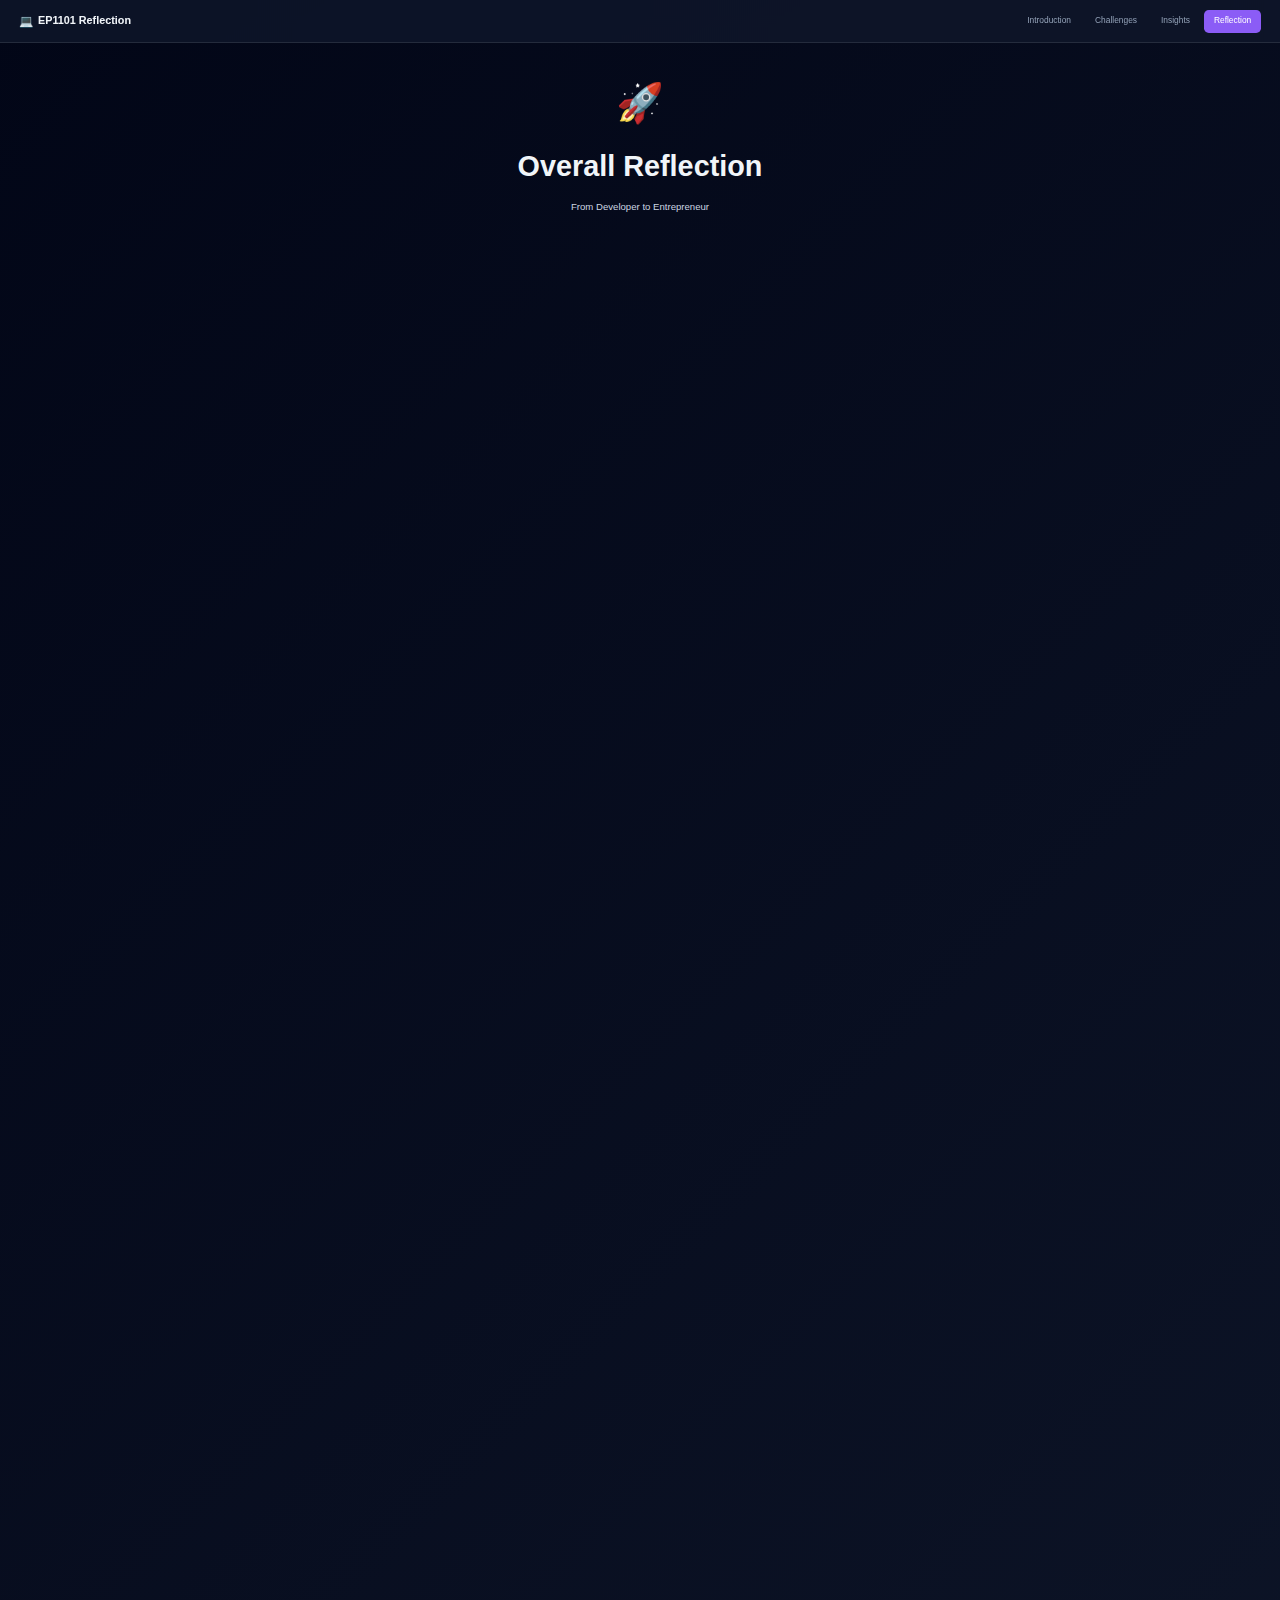
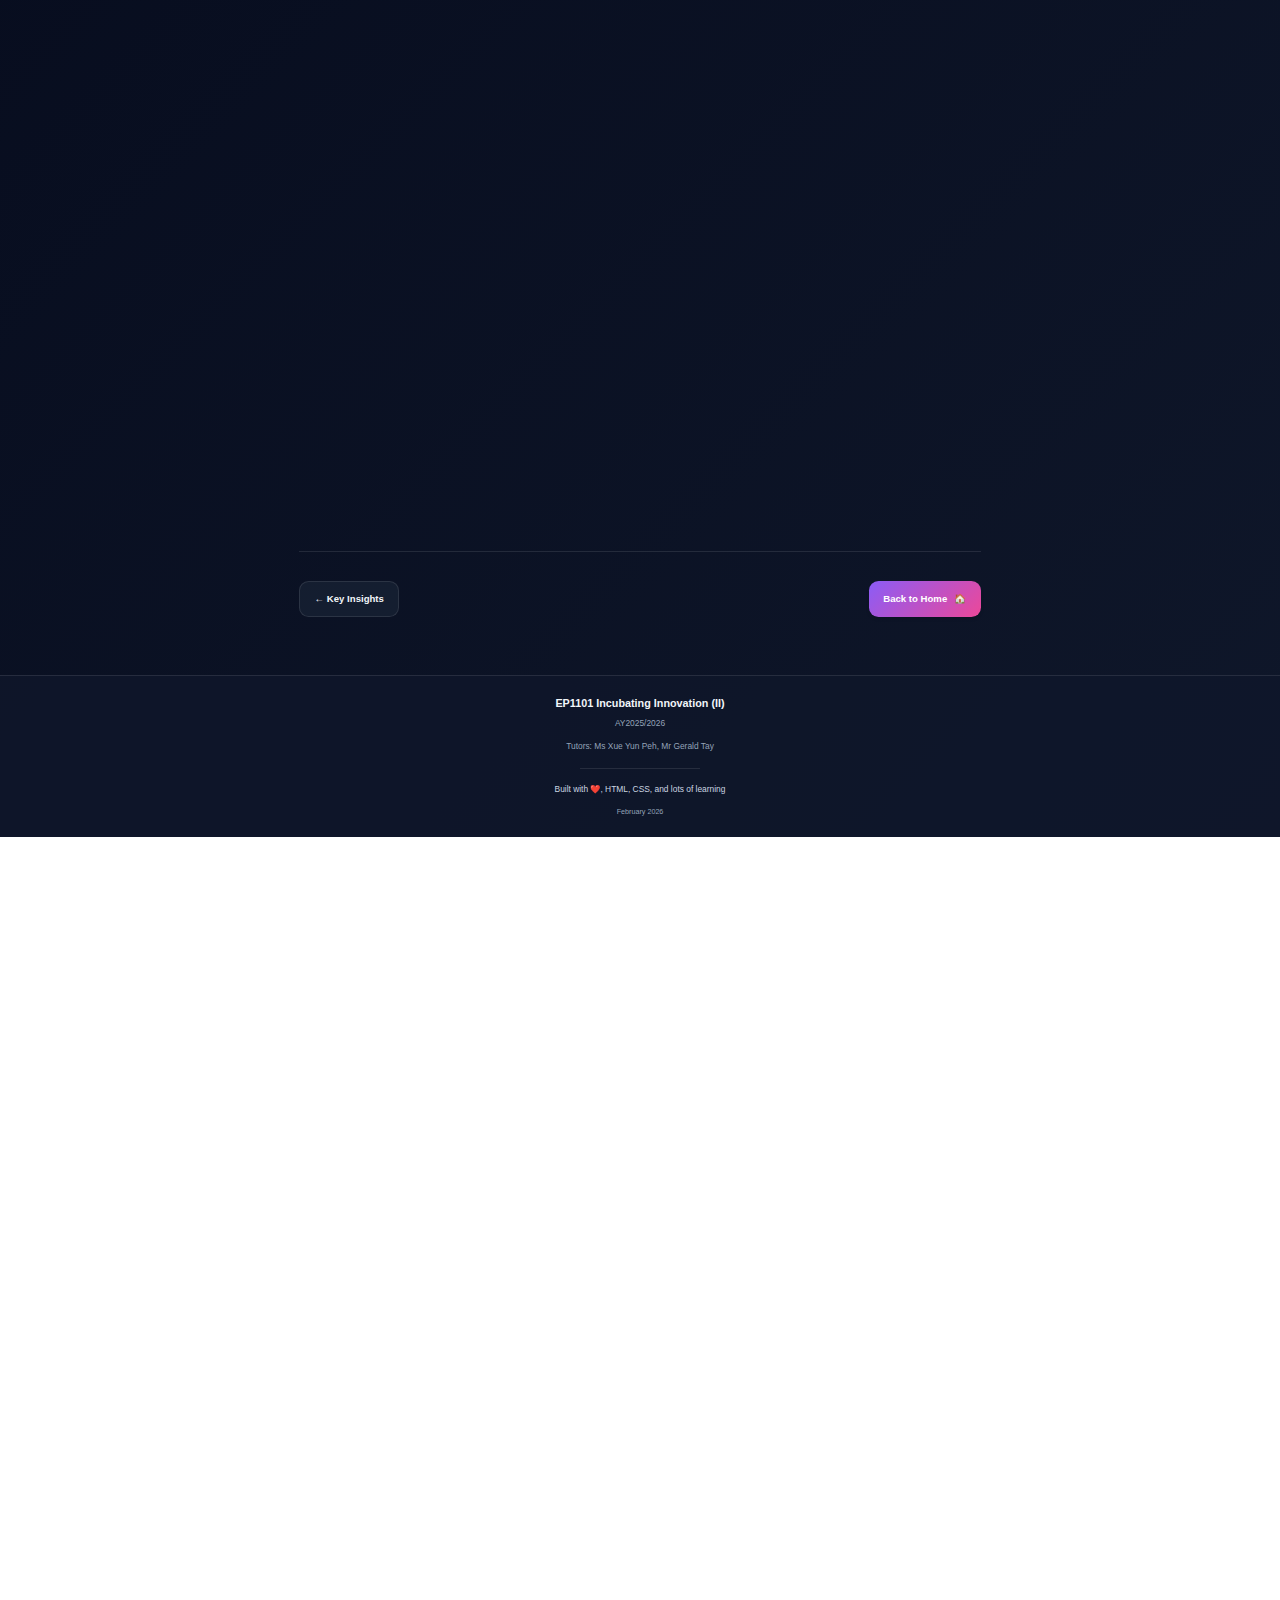
<file: reflection.html>
<!DOCTYPE html>
<html lang="en">
<head>
    <meta charset="UTF-8">
    <meta name="viewport" content="width=device-width, initial-scale=1.0">
    <title>Overall Reflection | EP1101</title>
    <link rel="stylesheet" href="styles.css">
</head>
<body>
    <!-- Navigation -->
    <nav class="navbar">
        <a href="index.html" class="nav-brand">
            <span class="code-icon">💻</span>
            <span>EP1101 Reflection</span>
        </a>
        <div class="nav-links">
            <a href="intro.html">Introduction</a>
            <a href="challenge.html">Challenges</a>
            <a href="insights.html">Insights</a>
            <a href="reflection.html" class="active">Reflection</a>
        </div>
    </nav>

    <!-- Main Content -->
    <main class="container">
        <!-- Page Header -->
        <header class="page-header fade-in">
            <div class="header-icon">🚀</div>
            <h1>Overall Reflection</h1>
            <p class="subtitle">From Developer to Entrepreneur</p>
        </header>

        <!-- Summary Section -->
        <section class="content-section slide-up">
            <div class="card hero-card">
                <div class="card-content">
                    <p class="lead-text">
                        Overall, EP1101 significantly developed my <strong class="gradient-text">entrepreneurial and 
                        technical capabilities</strong>. Through building the TUTR.SG prototype under compressed timelines, 
                        responding to evolving requirements from customer validation, and learning to balance technical 
                        quality with entrepreneurial pragmatism, I have grown from thinking like a developer to thinking like an 
                        <strong class="highlight-pink">entrepreneur</strong>.
                    </p>
                </div>
            </div>
        </section>

        <!-- Key Transformation -->
        <section class="content-section slide-up">
            <h2 class="section-title">
                <span class="title-icon">🔄</span>
                My Transformation
            </h2>
            
            <div class="transformation-box">
                <div class="transform-before">
                    <div class="transform-label">Before EP1101</div>
                    <div class="transform-icon">👨‍💻</div>
                    <div class="transform-title">Thinking Like a Developer</div>
                    <ul class="transform-list">
                        <li>Focus on code quality</li>
                        <li>Build things right</li>
                        <li>Technical perfection</li>
                        <li>Stable requirements</li>
                    </ul>
                </div>
                
                <div class="transform-arrow">
                    <div class="arrow-icon">⚡</div>
                    <div class="arrow-text">EP1101</div>
                </div>
                
                <div class="transform-after">
                    <div class="transform-label">After EP1101</div>
                    <div class="transform-icon">🚀</div>
                    <div class="transform-title">Thinking Like a Entrepreneur</div>
                    <ul class="transform-list">
                        <li>Focus on validation</li>
                        <li>Build the right thing</li>
                        <li>Pragmatic excellence</li>
                        <li>Embrace uncertainty</li>
                    </ul>
                </div>
            </div>
        </section>

        <!-- Key Lessons -->
        <section class="content-section slide-up">
            <h2 class="section-title">
                <span class="title-icon">📚</span>
                Key Lessons Learned
            </h2>
            
            <div class="lessons-grid">
                <div class="lesson-card">
                    <div class="lesson-header">
                        <div class="lesson-icon">🎯</div>
                        <h3>Build the Right Thing</h3>
                        <div class="expand-hint">Click to expand</div>
                    </div>
                    <div class="lesson-content">
                        <p>
                            Great technical execution in entrepreneurship means building the right thing, not building 
                            things right—or more precisely, building just well enough to validate what "right" actually means.
                        </p>
                        <div class="lesson-example">
                            <strong>Applied:</strong> Instead of building a perfect authentication system, I created a 
                            simple mockup that let us test the core user flow with parents.
                        </div>
                    </div>
                </div>

                <div class="lesson-card">
                    <div class="lesson-header">
                        <div class="lesson-icon">⚡</div>
                        <h3>Speed Beats Perfection</h3>
                        <div class="expand-hint">Click to expand</div>
                    </div>
                    <div class="lesson-content">
                        <p>
                            In entrepreneurship, the ability to rapidly prototype and iterate based on feedback is more 
                            valuable than writing perfect code.
                        </p>
                        <div class="lesson-example">
                            <strong>Applied:</strong> When requirements changed after CA1, I could pivot quickly because 
                            I hadn't over-engineered the initial prototype.
                        </div>
                    </div>
                </div>

                <div class="lesson-card">
                    <div class="lesson-header">
                        <div class="lesson-icon">👥</div>
                        <h3>Customer Validation Drives Everything</h3>
                        <div class="expand-hint">Click to expand</div>
                    </div>
                    <div class="lesson-content">
                        <p>
                            Technical decisions must be subordinate to validated customer needs, not personal preferences 
                            or technical curiosity.
                        </p>
                        <div class="lesson-example">
                            <strong>Applied:</strong> When A/B tests showed parents preferred structured summaries, I 
                            prioritized that over the analytics dashboard I wanted to build.
                        </div>
                    </div>
                </div>

                <div class="lesson-card">
                    <div class="lesson-header">
                        <div class="lesson-icon">🔧</div>
                        <h3>Prototypes ≠ Products</h3>
                        <div class="expand-hint">Click to expand</div>
                    </div>
                    <div class="lesson-content">
                        <p>
                            Prototyping is a distinct discipline with different success metrics: learning and validation, 
                            not code quality or scalability.
                        </p>
                        <div class="lesson-example">
                            <strong>Applied:</strong> Used mock data and simplified algorithms to demonstrate concepts 
                            quickly, saving weeks of development time.
                        </div>
                    </div>
                </div>

                <div class="lesson-card">
                    <div class="lesson-header">
                        <div class="lesson-icon">💬</div>
                        <h3>Communicate in Business Terms</h3>
                        <div class="expand-hint">Click to expand</div>
                    </div>
                    <div class="lesson-content">
                        <p>
                            In entrepreneurial teams, technical work must be constantly translated into customer value and 
                            business impact.
                        </p>
                        <div class="lesson-example">
                            <strong>Applied:</strong> Instead of saying "I implemented the database schema," I learned to 
                            say "Parents can now track their child's progress, addressing their trust concerns."
                        </div>
                    </div>
                </div>

                <div class="lesson-card">
                    <div class="lesson-header">
                        <div class="lesson-icon">🎲</div>
                        <h3>Embrace Uncertainty</h3>
                        <div class="expand-hint">Click to expand</div>
                    </div>
                    <div class="lesson-content">
                        <p>
                            Requirements will change. Build with flexibility in mind and treat uncertainty as a feature, 
                            not a bug.
                        </p>
                        <div class="lesson-example">
                            <strong>Applied:</strong> Used modular architecture so when we pivoted from simple matching 
                            to comprehensive trust-building, I could adapt quickly.
                        </div>
                    </div>
                </div>
            </div>
        </section>

        <!-- Skills Developed -->
        <section class="content-section slide-up">
            <h2 class="section-title">
                <span class="title-icon">💪</span>
                Skills Developed
            </h2>
            
            <div class="skills-showcase">
                <div class="skill-category">
                    <h3>Technical Skills</h3>
                    <div class="skill-bars">
                        <div class="skill-item">
                            <span class="skill-name">Rapid Prototyping</span>
                            <div class="skill-bar">
                                <div class="skill-fill" style="width: 95%;"></div>
                            </div>
                        </div>
                        <div class="skill-item">
                            <span class="skill-name">AI Integration</span>
                            <div class="skill-bar">
                                <div class="skill-fill" style="width: 85%;"></div>
                            </div>
                        </div>
                        <div class="skill-item">
                            <span class="skill-name">Full-Stack Development</span>
                            <div class="skill-bar">
                                <div class="skill-fill" style="width: 90%;"></div>
                            </div>
                        </div>
                        <div class="skill-item">
                            <span class="skill-name">Database Architecture</span>
                            <div class="skill-bar">
                                <div class="skill-fill" style="width: 80%;"></div>
                            </div>
                        </div>
                    </div>
                </div>
                
                <div class="skill-category">
                    <h3>Entrepreneurial Skills</h3>
                    <div class="skill-bars">
                        <div class="skill-item">
                            <span class="skill-name">Validation-Driven Development</span>
                            <div class="skill-bar">
                                <div class="skill-fill" style="width: 90%;"></div>
                            </div>
                        </div>
                        <div class="skill-item">
                            <span class="skill-name">Pivot Adaptability</span>
                            <div class="skill-bar">
                                <div class="skill-fill" style="width: 95%;"></div>
                            </div>
                        </div>
                        <div class="skill-item">
                            <span class="skill-name">Technical Communication</span>
                            <div class="skill-bar">
                                <div class="skill-fill" style="width: 85%;"></div>
                            </div>
                        </div>
                        <div class="skill-item">
                            <span class="skill-name">Resource Management</span>
                            <div class="skill-bar">
                                <div class="skill-fill" style="width: 80%;"></div>
                            </div>
                        </div>
                    </div>
                </div>
            </div>
        </section>

        <!-- The Meta-Lesson -->
        <section class="content-section slide-up">
            <div class="card highlight-card">
                <div class="card-badge">🌟 The Meta-Lesson</div>
                <div class="card-content">
                    <h2 class="meta-title">
                        Great technical execution in entrepreneurship means building the 
                        <span class="gradient-text">right thing</span>, not building things 
                        <span class="highlight">right</span>
                    </h2>
                    <p class="meta-subtitle">
                        Or more precisely: building just well enough to validate what "right" actually means.
                    </p>
                </div>
            </div>
        </section>

        <!-- Future Applications -->
        <section class="content-section slide-up">
            <h2 class="section-title">
                <span class="title-icon">🔮</span>
                Future Applications
            </h2>
            
            <div class="applications-grid">
                <div class="application-card">
                    <div class="application-icon">🚀</div>
                    <h3>Future Ventures</h3>
                    <p>Apply rapid prototyping and validation-driven development to new startup ideas</p>
                </div>
                <div class="application-card">
                    <div class="application-icon">💼</div>
                    <h3>Professional Contexts</h3>
                    <p>Navigate uncertainty and resource constraints in corporate innovation projects</p>
                </div>
                <div class="application-card">
                    <div class="application-icon">👥</div>
                    <h3>Team Leadership</h3>
                    <p>Balance technical excellence with business pragmatism when leading dev teams</p>
                </div>
                <div class="application-card">
                    <div class="application-icon">🎯</div>
                    <h3>Product Development</h3>
                    <p>Use tiered development approach to manage tech debt and iterate quickly</p>
                </div>
            </div>
        </section>

        <!-- Closing Statement -->
        <section class="content-section slide-up">
            <div class="card closing-card">
                <div class="closing-content">
                    <div class="closing-icon">✨</div>
                    <h2>Thank You for Exploring My Journey</h2>
                    <p>
                        These takeaways are directly transferable to future entrepreneurial and technical contexts where 
                        <strong>uncertainty</strong>, <strong>resource constraints</strong>, and the 
                        <strong>need for rapid validation</strong> are constant.
                    </p>
                    <p class="closing-signature">
                        — <span class="editable-inline" contenteditable="true">Malcolm Koh</span><br>
                        <p>Co-Founder, Tutr.SG<p>
                        <span class="closing-class">DAAA/FT/2A/21</span>
                    </p>
                </div>
            </div>
        </section>

        <!-- Navigation Buttons -->
        <div class="page-nav">
            <a href="insights.html" class="nav-btn nav-btn-secondary">
                <span>← Key Insights</span>
            </a>
            <a href="index.html" class="nav-btn nav-btn-primary">
                <span>Back to Home</span>
                <span class="arrow">🏠</span>
            </a>
        </div>
    </main>

    <!-- Footer -->
    <footer class="footer final-footer">
        <div class="footer-content">
            <h3>EP1101 Incubating Innovation (II)</h3>
            <p>AY2025/2026</p>
            <p class="footer-tutors">Tutors: Ms Xue Yun Peh, Mr Gerald Tay</p>
            <div class="footer-divider"></div>
            <p class="footer-built">Built with ❤️, HTML, CSS, and lots of learning</p>
            <p class="footer-date">February 2026</p>
        </div>
    </footer>

    <script src="script.js"></script>
</body>
</html>
</file>
<file: styles.css>
/* ================================
   GLOBAL STYLES & RESET
   ================================ */
* {
    margin: 0;
    padding: 0;
    box-sizing: border-box;
}

:root {
    /* Color Palette */
    --primary: #8b5cf6;
    --primary-light: #a78bfa;
    --primary-dark: #6d28d9;
    --secondary: #ec4899;
    --secondary-light: #f472b6;
    --accent: #10b981;
    --accent-light: #34d399;
    --warning: #f59e0b;
    --danger: #ef4444;
    
    /* Neutrals */
    --bg-dark: #0f172a;
    --bg-darker: #020617;
    --bg-light: #1e293b;
    --bg-lighter: #334155;
    --text: #f1f5f9;
    --text-muted: #cbd5e1;
    --text-dim: #94a3b8;
    
    /* Spacing */
    --spacing-xs: 0.5rem;
    --spacing-sm: 1rem;
    --spacing-md: 1.5rem;
    --spacing-lg: 2rem;
    --spacing-xl: 3rem;
    
    /* Border Radius */
    --radius-sm: 0.5rem;
    --radius-md: 1rem;
    --radius-lg: 1.5rem;
    --radius-full: 9999px;
    
    /* Shadows */
    --shadow-sm: 0 1px 2px 0 rgb(0 0 0 / 0.05);
    --shadow-md: 0 4px 6px -1px rgb(0 0 0 / 0.1);
    --shadow-lg: 0 10px 15px -3px rgb(0 0 0 / 0.1);
    --shadow-xl: 0 20px 25px -5px rgb(0 0 0 / 0.1);
    --shadow-glow: 0 0 20px rgba(139, 92, 246, 0.3);
}

body {
    font-family: 'Inter', -apple-system, BlinkMacSystemFont, 'Segoe UI', Roboto, Oxygen, Ubuntu, Cantarell, sans-serif;
    background: linear-gradient(135deg, var(--bg-darker) 0%, var(--bg-dark) 100%);
    color: var(--text);
    line-height: 1.6;
    min-height: 100vh;
    overflow-x: hidden;
}

/* ================================
   LANDING PAGE STYLES
   ================================ */
.landing-page {
    position: relative;
    min-height: 100vh;
    display: flex;
    align-items: center;
    justify-content: center;
    overflow: hidden;
}

.animated-bg {
    position: absolute;
    inset: 0;
    z-index: 0;
    overflow: hidden;
}

.circle {
    position: absolute;
    border-radius: 50%;
    filter: blur(80px);
    opacity: 0.4;
    animation: float 20s ease-in-out infinite;
}

.circle-1 {
    width: 500px;
    height: 500px;
    background: var(--primary);
    top: -10%;
    right: -10%;
    animation-delay: 0s;
}

.circle-2 {
    width: 400px;
    height: 400px;
    background: var(--secondary);
    bottom: -10%;
    left: -5%;
    animation-delay: 5s;
}

.circle-3 {
    width: 300px;
    height: 300px;
    background: var(--accent);
    top: 50%;
    left: 50%;
    transform: translate(-50%, -50%);
    animation-delay: 10s;
}

.circle-4 {
    width: 350px;
    height: 350px;
    background: var(--warning);
    bottom: 20%;
    right: 30%;
    animation-delay: 15s;
}

@keyframes float {
    0%, 100% { transform: translate(0, 0) scale(1); }
    33% { transform: translate(30px, -50px) scale(1.1); }
    66% { transform: translate(-20px, 20px) scale(0.9); }
}

.landing-container {
    position: relative;
    z-index: 1;
    text-align: center;
    padding: var(--spacing-lg);
    max-width: 1200px;
    width: 100%;
}

.hero-tag {
    display: inline-flex;
    align-items: center;
    gap: 0.5rem;
    background: rgba(139, 92, 246, 0.2);
    border: 1px solid rgba(139, 92, 246, 0.3);
    padding: 0.5rem 1rem;
    border-radius: var(--radius-full);
    font-size: 0.875rem;
    margin-bottom: var(--spacing-md);
    backdrop-filter: blur(10px);
}

.code-icon {
    font-size: 1.2rem;
}

.hero-title {
    font-size: clamp(2.5rem, 8vw, 5rem);
    font-weight: 800;
    margin-bottom: var(--spacing-md);
    line-height: 1.1;
}

.word {
    display: inline-block;
    opacity: 0;
    animation: wordReveal 0.8s ease forwards;
    animation-delay: var(--delay, 0s);
}

@keyframes wordReveal {
    to {
        opacity: 1;
        transform: translateY(0);
    }
    from {
        opacity: 0;
        transform: translateY(20px);
    }
}

.gradient-text {
    background: linear-gradient(135deg, var(--primary), var(--secondary));
    -webkit-background-clip: text;
    -webkit-text-fill-color: transparent;
    background-clip: text;
}

.hero-subtitle {
    font-size: clamp(1rem, 3vw, 1.5rem);
    color: var(--text-muted);
    margin-bottom: var(--spacing-lg);
}

.hero-info {
    display: flex;
    gap: var(--spacing-md);
    justify-content: center;
    flex-wrap: wrap;
    margin-bottom: var(--spacing-xl);
}

.info-item {
    display: flex;
    gap: 0.5rem;
    font-size: 0.875rem;
}

.label {
    color: var(--text-dim);
}

.value {
    color: var(--text);
    font-weight: 600;
}

.start-btn {
    display: inline-flex;
    align-items: center;
    gap: 0.75rem;
    background: linear-gradient(135deg, var(--primary), var(--secondary));
    color: white;
    padding: 1rem 2rem;
    border-radius: var(--radius-full);
    text-decoration: none;
    font-weight: 600;
    font-size: 1.125rem;
    box-shadow: var(--shadow-xl), var(--shadow-glow);
    transition: transform 0.3s ease, box-shadow 0.3s ease;
    margin-bottom: var(--spacing-xl);
}

.start-btn:hover {
    transform: translateY(-2px) scale(1.05);
    box-shadow: 0 25px 35px -5px rgb(0 0 0 / 0.2), 0 0 30px rgba(139, 92, 246, 0.5);
}

.arrow {
    display: inline-block;
    transition: transform 0.3s ease;
}

.start-btn:hover .arrow {
    transform: translateX(5px);
}

.quick-nav {
    display: grid;
    grid-template-columns: repeat(auto-fit, minmax(200px, 1fr));
    gap: var(--spacing-sm);
    margin-bottom: var(--spacing-lg);
    max-width: 900px;
    margin-left: auto;
    margin-right: auto;
}

.nav-card {
    background: rgba(30, 41, 59, 0.6);
    border: 1px solid rgba(255, 255, 255, 0.1);
    padding: var(--spacing-md);
    border-radius: var(--radius-md);
    text-decoration: none;
    color: var(--text);
    transition: all 0.3s ease;
    backdrop-filter: blur(10px);
    opacity: 0;
    animation: slideUp 0.6s ease forwards;
    animation-delay: var(--delay, 0s);
}

.nav-card:hover {
    transform: translateY(-5px);
    background: rgba(139, 92, 246, 0.2);
    border-color: var(--primary);
    box-shadow: var(--shadow-lg);
}

.card-icon {
    font-size: 2rem;
    margin-bottom: 0.5rem;
}

.card-title {
    font-weight: 600;
    font-size: 1rem;
}

.landing-footer {
    margin-top: var(--spacing-xl);
    color: var(--text-dim);
    font-size: 0.875rem;
}

.subtitle {
    color: var(--text-muted);
}

.scroll-indicator {
    position: absolute;
    bottom: 2rem;
    left: 50%;
    transform: translateX(-50%);
    display: flex;
    flex-direction: column;
    align-items: center;
    gap: 0.5rem;
    color: var(--text-dim);
    font-size: 0.75rem;
    animation: pulse 2s ease-in-out infinite;
}

.mouse {
    width: 24px;
    height: 40px;
    border: 2px solid var(--text-dim);
    border-radius: 12px;
    position: relative;
}

.wheel {
    width: 4px;
    height: 8px;
    background: var(--text-dim);
    border-radius: 2px;
    position: absolute;
    top: 8px;
    left: 50%;
    transform: translateX(-50%);
    animation: scroll 1.5s ease-in-out infinite;
}

@keyframes scroll {
    0% { opacity: 1; top: 8px; }
    100% { opacity: 0; top: 20px; }
}

/* ================================
   NAVIGATION BAR
   ================================ */
.navbar {
    background: rgba(15, 23, 42, 0.8);
    backdrop-filter: blur(10px);
    border-bottom: 1px solid rgba(255, 255, 255, 0.1);
    padding: 1rem var(--spacing-lg);
    position: sticky;
    top: 0;
    z-index: 100;
    display: flex;
    justify-content: space-between;
    align-items: center;
}

.nav-brand {
    display: flex;
    align-items: center;
    gap: 0.5rem;
    text-decoration: none;
    color: var(--text);
    font-weight: 700;
    font-size: 1.125rem;
}

.nav-links {
    display: flex;
    gap: 0.5rem;
}

.nav-links a {
    color: var(--text-dim);
    text-decoration: none;
    padding: 0.5rem 1rem;
    border-radius: var(--radius-sm);
    transition: all 0.3s ease;
    font-size: 0.875rem;
}

.nav-links a:hover {
    color: var(--text);
    background: rgba(139, 92, 246, 0.1);
}

.nav-links a.active {
    color: white;
    background: var(--primary);
}

/* ================================
   MAIN CONTAINER
   ================================ */
.container {
    max-width: 1200px;
    margin: 0 auto;
    padding: var(--spacing-xl) var(--spacing-lg);
}

.page-header {
    text-align: center;
    margin-bottom: var(--spacing-xl);
}

.header-icon {
    font-size: 4rem;
    margin-bottom: var(--spacing-sm);
}

.page-header h1 {
    font-size: clamp(2rem, 5vw, 3rem);
    font-weight: 800;
    margin-bottom: var(--spacing-sm);
}

/* ================================
   CONTENT SECTIONS
   ================================ */
.content-section {
    margin-bottom: var(--spacing-xl);
}

.section-title {
    display: flex;
    align-items: center;
    gap: 0.75rem;
    font-size: 1.75rem;
    font-weight: 700;
    margin-bottom: var(--spacing-md);
}

.title-icon {
    font-size: 2rem;
}

.section-intro {
    color: var(--text-muted);
    font-size: 1.125rem;
    margin-bottom: var(--spacing-md);
}

/* ================================
   CARDS
   ================================ */
.card {
    background: rgba(30, 41, 59, 0.5);
    border: 1px solid rgba(255, 255, 255, 0.1);
    border-radius: var(--radius-lg);
    padding: var(--spacing-lg);
    backdrop-filter: blur(10px);
}

.interactive-card {
    transition: all 0.3s ease;
}

.interactive-card:hover {
    border-color: rgba(139, 92, 246, 0.5);
    box-shadow: var(--shadow-xl);
}

.card-header {
    margin-bottom: var(--spacing-md);
    padding-bottom: var(--spacing-sm);
    border-bottom: 1px solid rgba(255, 255, 255, 0.1);
}

.card-header h3 {
    font-size: 1.5rem;
    font-weight: 700;
}

.card-content {
    color: var(--text-muted);
    line-height: 1.8;
}

.card-content p {
    margin-bottom: var(--spacing-sm);
}

.lead-text {
    font-size: 1.125rem;
    color: var(--text);
    margin-bottom: var(--spacing-md);
}

/* ================================
   ROLE CARDS (Flip Animation)
   ================================ */
.role-grid {
    display: grid;
    grid-template-columns: repeat(auto-fit, minmax(250px, 1fr));
    gap: var(--spacing-md);
}

.role-card {
    height: 250px;
    perspective: 1000px;
    cursor: pointer;
}

.role-card.flipped .role-front {
    transform: rotateY(180deg);
}

.role-card.flipped .role-back {
    transform: rotateY(0deg);
}

.role-front,
.role-back {
    position: absolute;
    width: 100%;
    height: 100%;
    backface-visibility: hidden;
    transition: transform 0.6s ease;
    background: rgba(30, 41, 59, 0.5);
    border: 1px solid rgba(255, 255, 255, 0.1);
    border-radius: var(--radius-lg);
    padding: var(--spacing-md);
    display: flex;
    flex-direction: column;
    align-items: center;
    justify-content: center;
    backdrop-filter: blur(10px);
}

.role-back {
    transform: rotateY(180deg);
}

.role-icon {
    font-size: 3rem;
    margin-bottom: var(--spacing-sm);
}

.role-front h3 {
    font-size: 1.25rem;
    margin-bottom: var(--spacing-sm);
    text-align: center;
}

.click-hint {
    font-size: 0.75rem;
    color: var(--text-dim);
    font-style: italic;
}

.role-back ul {
    list-style: none;
    text-align: left;
    width: 100%;
}

.role-back li {
    padding: 0.5rem 0;
    color: var(--text-muted);
    font-size: 0.875rem;
    border-bottom: 1px solid rgba(255, 255, 255, 0.05);
}

.role-back li:last-child {
    border-bottom: none;
}

/* ================================
   TECH STACK
   ================================ */
.tech-stack {
    display: grid;
    gap: var(--spacing-md);
}

.tech-category h3 {
    font-size: 1.125rem;
    margin-bottom: var(--spacing-sm);
    color: var(--primary-light);
}

.tech-tags {
    display: flex;
    flex-wrap: wrap;
    gap: 0.5rem;
}

.tech-tag {
    background: rgba(139, 92, 246, 0.2);
    border: 1px solid rgba(139, 92, 246, 0.3);
    padding: 0.5rem 1rem;
    border-radius: var(--radius-sm);
    font-size: 0.875rem;
    color: var(--primary-light);
    transition: all 0.3s ease;
}

.tech-tag:hover {
    background: rgba(139, 92, 246, 0.3);
    transform: translateY(-2px);
}

.tech-tag.editable {
    background: rgba(100, 100, 100, 0.2);
    border-color: rgba(255, 255, 255, 0.2);
    color: var(--text-dim);
    cursor: text;
}

.tech-tag.editable:focus {
    outline: 2px solid var(--primary);
    background: rgba(139, 92, 246, 0.1);
}

.tech-note {
    margin-top: var(--spacing-md);
    font-size: 0.875rem;
    color: var(--text-dim);
    font-style: italic;
}

/* ================================
   GIBBS CYCLE NAVIGATOR
   ================================ */
.gibbs-navigator {
    margin-bottom: var(--spacing-xl);
}

.gibbs-cycle {
    display: grid;
    grid-template-columns: repeat(auto-fit, minmax(150px, 1fr));
    gap: var(--spacing-sm);
    margin-top: var(--spacing-md);
}

.gibbs-stage {
    background: rgba(30, 41, 59, 0.5);
    border: 2px solid rgba(255, 255, 255, 0.1);
    border-radius: var(--radius-md);
    padding: var(--spacing-md);
    text-align: center;
    cursor: pointer;
    transition: all 0.3s ease;
    position: relative;
}

.gibbs-stage:hover {
    border-color: var(--primary);
    transform: translateY(-5px);
    box-shadow: var(--shadow-lg);
}

.gibbs-stage.active {
    background: linear-gradient(135deg, rgba(139, 92, 246, 0.3), rgba(236, 72, 153, 0.3));
    border-color: var(--primary);
    box-shadow: var(--shadow-glow);
}

.stage-number {
    position: absolute;
    top: -10px;
    left: 50%;
    transform: translateX(-50%);
    width: 24px;
    height: 24px;
    background: var(--primary);
    border-radius: 50%;
    display: flex;
    align-items: center;
    justify-content: center;
    font-size: 0.75rem;
    font-weight: 700;
}

.stage-name {
    font-weight: 600;
    font-size: 0.875rem;
    margin: var(--spacing-sm) 0;
}

.stage-icon {
    font-size: 2rem;
}

.stage-content {
    margin-top: var(--spacing-lg);
}

.stage-panel {
    display: none;
    animation: fadeIn 0.5s ease;
}

.stage-panel.active {
    display: block;
}

/* ================================
   HIGHLIGHT BOXES
   ================================ */
.highlight-box {
    background: rgba(139, 92, 246, 0.1);
    border-left: 4px solid var(--primary);
    padding: var(--spacing-md);
    margin: var(--spacing-md) 0;
    border-radius: var(--radius-sm);
}

.challenge-box {
    border-left-color: var(--warning);
    background: rgba(245, 158, 11, 0.1);
}

.insight-box {
    border-left-color: var(--accent);
    background: rgba(16, 185, 129, 0.1);
}

.success-box {
    border-left-color: var(--accent);
    background: rgba(16, 185, 129, 0.1);
}

.highlight-box h4 {
    font-size: 1.125rem;
    margin-bottom: var(--spacing-sm);
    color: var(--text);
}

/* ================================
   CALLOUTS
   ================================ */
.callout {
    padding: var(--spacing-md);
    border-radius: var(--radius-md);
    margin: var(--spacing-md) 0;
    border-left: 4px solid;
}

.callout-info {
    background: rgba(59, 130, 246, 0.1);
    border-left-color: #3b82f6;
}

.callout-warning {
    background: rgba(245, 158, 11, 0.1);
    border-left-color: var(--warning);
}

.callout-success {
    background: rgba(16, 185, 129, 0.1);
    border-left-color: var(--accent);
}

.callout-primary {
    background: rgba(139, 92, 246, 0.1);
    border-left-color: var(--primary);
}

/* ================================
   TIMELINES
   ================================ */
.timeline {
    position: relative;
    padding-left: var(--spacing-lg);
    margin: var(--spacing-md) 0;
}

.timeline::before {
    content: '';
    position: absolute;
    left: 9px;
    top: 0;
    bottom: 0;
    width: 2px;
    background: var(--primary);
}

.timeline-item {
    position: relative;
    margin-bottom: var(--spacing-md);
}

.timeline-dot {
    position: absolute;
    left: -32px;
    top: 5px;
    width: 20px;
    height: 20px;
    background: var(--primary);
    border-radius: 50%;
    border: 3px solid var(--bg-dark);
}

.timeline-content h4 {
    font-weight: 600;
    margin-bottom: 0.25rem;
    color: var(--text);
}

.timeline-content p {
    color: var(--text-muted);
    font-size: 0.875rem;
}

/* ================================
   FEATURE GRID
   ================================ */
.feature-grid {
    display: grid;
    grid-template-columns: repeat(auto-fit, minmax(250px, 1fr));
    gap: var(--spacing-md);
    margin: var(--spacing-md) 0;
}

.feature-box {
    background: rgba(30, 41, 59, 0.5);
    border: 1px solid rgba(255, 255, 255, 0.1);
    padding: var(--spacing-md);
    border-radius: var(--radius-md);
    transition: all 0.3s ease;
}

.feature-box:hover {
    border-color: var(--primary);
    transform: translateY(-5px);
}

.feature-icon {
    font-size: 2rem;
    margin-bottom: var(--spacing-sm);
}

.feature-box h4 {
    font-size: 1rem;
    font-weight: 600;
    margin-bottom: var(--spacing-sm);
}

.feature-box p {
    font-size: 0.875rem;
    color: var(--text-muted);
}

/* ================================
   EMOTION METER
   ================================ */
.emotion-meter {
    display: flex;
    flex-direction: column;
    gap: var(--spacing-md);
    margin: var(--spacing-md) 0;
}

.emotion-item {
    background: rgba(30, 41, 59, 0.5);
    padding: var(--spacing-md);
    border-radius: var(--radius-md);
}

.emotion-icon {
    font-size: 2rem;
    margin-bottom: var(--spacing-sm);
}

.emotion-label {
    font-weight: 600;
    font-size: 1rem;
    margin-bottom: var(--spacing-sm);
}

.emotion-bar {
    height: 8px;
    background: rgba(255, 255, 255, 0.1);
    border-radius: var(--radius-sm);
    overflow: hidden;
    margin-bottom: var(--spacing-sm);
}

.emotion-fill {
    height: 100%;
    border-radius: var(--radius-sm);
    transition: width 1s ease;
    animation: fillBar 1.5s ease forwards;
}

@keyframes fillBar {
    from { width: 0; }
}

.emotion-reason {
    font-size: 0.875rem;
    color: var(--text-muted);
    font-style: italic;
}

/* ================================
   QUOTE BOX
   ================================ */
.quote-box {
    background: rgba(30, 41, 59, 0.5);
    border: 1px solid rgba(255, 255, 255, 0.1);
    padding: var(--spacing-lg);
    border-radius: var(--radius-md);
    margin: var(--spacing-md) 0;
    position: relative;
}

.quote-box.gradient-border {
    border: 2px solid transparent;
    background-image: linear-gradient(rgba(30, 41, 59, 0.5), rgba(30, 41, 59, 0.5)), 
                      linear-gradient(135deg, var(--primary), var(--secondary));
    background-origin: border-box;
    background-clip: padding-box, border-box;
}

.quote-icon {
    font-size: 4rem;
    color: var(--primary);
    opacity: 0.3;
    position: absolute;
    top: -10px;
    left: 10px;
    line-height: 1;
}

.quote-text {
    font-size: 1.125rem;
    font-style: italic;
    color: var(--text);
    margin-left: var(--spacing-lg);
}

/* ================================
   EDITABLE INLINE
   ================================ */
.editable-inline {
    background: rgba(255, 255, 255, 0.05);
    border-bottom: 2px dashed var(--primary);
    padding: 0 0.25rem;
    color: var(--primary-light);
    cursor: text;
    transition: all 0.3s ease;
}

.editable-inline:hover {
    background: rgba(139, 92, 246, 0.1);
}

.editable-inline:focus {
    outline: none;
    background: rgba(139, 92, 246, 0.2);
    border-bottom-style: solid;
}

/* ================================
   EVALUATION GRID
   ================================ */
.eval-grid {
    display: grid;
    grid-template-columns: repeat(auto-fit, minmax(300px, 1fr));
    gap: var(--spacing-md);
    margin: var(--spacing-md) 0;
}

.eval-section h4 {
    font-size: 1.25rem;
    margin-bottom: var(--spacing-md);
    display: flex;
    align-items: center;
    gap: 0.5rem;
}

.eval-success h4 {
    color: var(--accent);
}

.eval-limitations h4 {
    color: var(--warning);
}

.achievement-list,
.limitation-list {
    display: flex;
    flex-direction: column;
    gap: var(--spacing-sm);
}

.achievement-item,
.limitation-item {
    display: flex;
    gap: var(--spacing-sm);
    padding: var(--spacing-sm);
    background: rgba(30, 41, 59, 0.3);
    border-radius: var(--radius-sm);
}

.achievement-icon,
.limitation-icon {
    font-size: 1.5rem;
    flex-shrink: 0;
}

.achievement-item strong {
    display: block;
    color: var(--text);
    margin-bottom: 0.25rem;
}

.limitation-item strong {
    display: block;
    color: var(--text);
    margin-bottom: 0.25rem;
}

.achievement-item p,
.limitation-item p {
    font-size: 0.875rem;
    color: var(--text-muted);
}

/* ================================
   LEARNING MOMENT
   ================================ */
.learning-moment {
    display: flex;
    gap: var(--spacing-md);
    background: rgba(245, 158, 11, 0.1);
    border: 1px solid rgba(245, 158, 11, 0.3);
    padding: var(--spacing-lg);
    border-radius: var(--radius-md);
    margin: var(--spacing-md) 0;
}

.moment-icon {
    font-size: 3rem;
    flex-shrink: 0;
}

.moment-content h4 {
    font-size: 1.125rem;
    margin-bottom: var(--spacing-sm);
    color: var(--warning);
}

.moment-realization {
    margin-top: var(--spacing-sm);
    padding-top: var(--spacing-sm);
    border-top: 1px solid rgba(255, 255, 255, 0.1);
    color: var(--text);
}

/* ================================
   COMPARISON TABLE
   ================================ */
.comparison-table {
    display: grid;
    grid-template-columns: 1fr auto 1fr;
    gap: var(--spacing-md);
    margin: var(--spacing-md) 0;
}

.comparison-column {
    background: rgba(30, 41, 59, 0.5);
    padding: var(--spacing-md);
    border-radius: var(--radius-md);
}

.comparison-column h4 {
    font-size: 1.125rem;
    margin-bottom: var(--spacing-md);
}

.comparison-column ul {
    list-style: none;
}

.comparison-column li {
    padding: 0.5rem 0;
    border-bottom: 1px solid rgba(255, 255, 255, 0.05);
}

.comparison-column li:last-child {
    border-bottom: none;
}

.comparison-divider {
    display: flex;
    align-items: center;
    justify-content: center;
}

.divider-icon {
    font-size: 2rem;
    color: var(--primary);
}

/* ================================
   VALIDATION FLOW
   ================================ */
.validation-flow {
    display: flex;
    flex-direction: column;
    gap: var(--spacing-md);
    margin: var(--spacing-md) 0;
}

.flow-item {
    display: flex;
    align-items: center;
    gap: var(--spacing-sm);
    background: rgba(30, 41, 59, 0.5);
    padding: var(--spacing-md);
    border-radius: var(--radius-md);
    flex-wrap: wrap;
}

.flow-badge {
    background: var(--primary);
    color: white;
    padding: 0.25rem 0.75rem;
    border-radius: var(--radius-sm);
    font-size: 0.75rem;
    font-weight: 600;
    white-space: nowrap;
}

.flow-finding,
.flow-decision {
    flex: 1;
    min-width: 200px;
}

.flow-arrow {
    font-size: 1.5rem;
    color: var(--primary);
}

/* ================================
   LEARNING SUMMARY
   ================================ */
.learning-summary {
    display: flex;
    flex-direction: column;
    gap: var(--spacing-md);
    margin: var(--spacing-md) 0;
}

.summary-item {
    display: flex;
    gap: var(--spacing-md);
    background: rgba(30, 41, 59, 0.5);
    padding: var(--spacing-md);
    border-radius: var(--radius-md);
}

.summary-number {
    width: 48px;
    height: 48px;
    background: linear-gradient(135deg, var(--primary), var(--secondary));
    border-radius: 50%;
    display: flex;
    align-items: center;
    justify-content: center;
    font-size: 1.5rem;
    font-weight: 700;
    flex-shrink: 0;
}

.summary-content h4 {
    font-size: 1.125rem;
    margin-bottom: 0.5rem;
    color: var(--text);
}

/* ================================
   ACTION ITEMS
   ================================ */
.action-list {
    display: flex;
    flex-direction: column;
    gap: var(--spacing-md);
    margin: var(--spacing-md) 0;
}

.action-item {
    display: flex;
    gap: var(--spacing-md);
    background: rgba(30, 41, 59, 0.5);
    padding: var(--spacing-md);
    border-radius: var(--radius-md);
    cursor: pointer;
    transition: all 0.3s ease;
}

.action-item:hover {
    background: rgba(30, 41, 59, 0.7);
}

.action-checkbox {
    width: 32px;
    height: 32px;
    border: 2px solid var(--primary);
    border-radius: var(--radius-sm);
    flex-shrink: 0;
    display: flex;
    align-items: center;
    justify-content: center;
    transition: all 0.3s ease;
}

.action-checkbox.checked {
    background: var(--primary);
}

.checkmark {
    color: white;
    font-size: 1.25rem;
    opacity: 0;
    transition: opacity 0.3s ease;
}

.action-checkbox.checked .checkmark {
    opacity: 1;
}

.action-content h4 {
    font-size: 1rem;
    font-weight: 600;
    margin-bottom: 0.5rem;
    color: var(--text);
}

/* ================================
   INSIGHTS PAGE
   ================================ */
.insight-card {
    text-align: center;
    background: linear-gradient(135deg, rgba(139, 92, 246, 0.2), rgba(236, 72, 153, 0.2));
    border: 2px solid rgba(139, 92, 246, 0.3);
    padding: var(--spacing-xl);
}

.insight-badge {
    display: inline-block;
    background: var(--primary);
    color: white;
    padding: 0.5rem 1rem;
    border-radius: var(--radius-full);
    font-size: 0.875rem;
    font-weight: 600;
    margin-bottom: var(--spacing-md);
}

.insight-title {
    font-size: clamp(1.5rem, 4vw, 2.5rem);
    margin-bottom: var(--spacing-md);
}

.insight-description {
    font-size: 1.125rem;
    color: var(--text-muted);
}

.mindset-grid {
    display: grid;
    grid-template-columns: 1fr auto 1fr;
    gap: var(--spacing-md);
    margin: var(--spacing-md) 0;
}

.mindset-old,
.mindset-new {
    background: rgba(30, 41, 59, 0.5);
    padding: var(--spacing-md);
    border-radius: var(--radius-md);
}

.mindset-old h4 {
    color: var(--danger);
    margin-bottom: var(--spacing-sm);
}

.mindset-new h4 {
    color: var(--accent);
    margin-bottom: var(--spacing-sm);
}

.mindset-arrow {
    display: flex;
    align-items: center;
    justify-content: center;
    font-size: 2rem;
    color: var(--primary);
}

.realization-moment {
    display: flex;
    gap: var(--spacing-md);
    background: rgba(139, 92, 246, 0.1);
    border-left: 4px solid var(--primary);
    padding: var(--spacing-md);
    border-radius: var(--radius-sm);
    margin: var(--spacing-md) 0;
}

.feeling-journey {
    display: grid;
    grid-template-columns: 1fr auto 1fr auto 1fr;
    gap: var(--spacing-sm);
    align-items: center;
}

.journey-step {
    text-align: center;
    background: rgba(30, 41, 59, 0.5);
    padding: var(--spacing-md);
    border-radius: var(--radius-md);
}

.step-emoji {
    font-size: 3rem;
    margin-bottom: var(--spacing-sm);
}

.step-label {
    font-weight: 600;
    margin-bottom: var(--spacing-sm);
    color: var(--primary-light);
}

.step-detail {
    font-size: 0.875rem;
    color: var(--text-dim);
    font-style: italic;
}

.journey-arrow {
    font-size: 2rem;
    color: var(--primary);
}

.impact-grid {
    display: grid;
    gap: var(--spacing-md);
    margin: var(--spacing-md) 0;
}

.impact-card {
    background: rgba(30, 41, 59, 0.5);
    padding: var(--spacing-md);
    border-radius: var(--radius-md);
    border-left: 4px solid var(--primary);
}

.impact-icon {
    font-size: 2rem;
    margin-bottom: var(--spacing-sm);
}

.impact-example {
    margin-top: var(--spacing-sm);
    padding-top: var(--spacing-sm);
    border-top: 1px solid rgba(255, 255, 255, 0.1);
    font-size: 0.875rem;
    color: var(--text-muted);
}

.paradigm-shift {
    background: rgba(30, 41, 59, 0.5);
    padding: var(--spacing-lg);
    border-radius: var(--radius-md);
    margin: var(--spacing-md) 0;
}

.shift-comparison {
    display: grid;
    grid-template-columns: 1fr auto 1fr;
    gap: var(--spacing-md);
    margin-top: var(--spacing-md);
}

.shift-before,
.shift-after {
    padding: var(--spacing-md);
    background: rgba(20, 30, 48, 0.5);
    border-radius: var(--radius-sm);
}

.shift-icon {
    font-size: 2rem;
    color: var(--primary);
    display: flex;
    align-items: center;
}

.validation-impact {
    margin: var(--spacing-md) 0;
}

.validation-example {
    display: flex;
    gap: var(--spacing-sm);
    align-items: center;
    background: rgba(30, 41, 59, 0.5);
    padding: var(--spacing-md);
    border-radius: var(--radius-md);
    margin-bottom: var(--spacing-sm);
    flex-wrap: wrap;
}

.validation-finding,
.validation-action {
    flex: 1;
    min-width: 250px;
}

.badge {
    display: inline-block;
    background: var(--primary);
    color: white;
    padding: 0.25rem 0.75rem;
    border-radius: var(--radius-sm);
    font-size: 0.75rem;
    font-weight: 600;
    margin-bottom: 0.5rem;
}

.validation-arrow {
    font-size: 1.5rem;
    color: var(--primary);
}

.metric-comparison {
    display: grid;
    grid-template-columns: 1fr 1fr;
    gap: var(--spacing-md);
    margin: var(--spacing-md) 0;
}

.metric-card {
    padding: var(--spacing-md);
    border-radius: var(--radius-md);
    text-align: center;
}

.metric-card.wrong {
    background: rgba(239, 68, 68, 0.1);
    border: 2px solid rgba(239, 68, 68, 0.3);
}

.metric-card.right {
    background: rgba(16, 185, 129, 0.1);
    border: 2px solid rgba(16, 185, 129, 0.3);
}

.metric-icon {
    font-size: 3rem;
    margin-bottom: var(--spacing-sm);
}

.metric-card ul {
    list-style: none;
    text-align: left;
}

.metric-card li {
    padding: 0.5rem 0;
}

.action-grid {
    display: grid;
    gap: var(--spacing-md);
    margin: var(--spacing-md) 0;
}

.action-box {
    display: flex;
    gap: var(--spacing-md);
    background: rgba(30, 41, 59, 0.5);
    padding: var(--spacing-md);
    border-radius: var(--radius-md);
    border-left: 4px solid var(--primary);
}

.action-number {
    width: 48px;
    height: 48px;
    background: var(--primary);
    border-radius: 50%;
    display: flex;
    align-items: center;
    justify-content: center;
    font-size: 1.5rem;
    font-weight: 700;
    flex-shrink: 0;
}

/* ================================
   REFLECTION PAGE
   ================================ */
.hero-card {
    background: linear-gradient(135deg, rgba(139, 92, 246, 0.2), rgba(236, 72, 153, 0.2));
    border: 2px solid rgba(139, 92, 246, 0.3);
}

.transformation-box {
    display: grid;
    grid-template-columns: 1fr auto 1fr;
    gap: var(--spacing-md);
    margin: var(--spacing-md) 0;
    padding: var(--spacing-lg);
    background: rgba(30, 41, 59, 0.5);
    border-radius: var(--radius-lg);
}

.transform-before,
.transform-after {
    text-align: center;
    padding: var(--spacing-lg);
    background: rgba(20, 30, 48, 0.5);
    border-radius: var(--radius-md);
}

.transform-label {
    font-size: 0.875rem;
    color: var(--text-dim);
    margin-bottom: var(--spacing-sm);
}

.transform-icon {
    font-size: 4rem;
    margin: var(--spacing-sm) 0;
}

.transform-title {
    font-size: 1.25rem;
    font-weight: 700;
    margin-bottom: var(--spacing-md);
}

.transform-list {
    list-style: none;
    text-align: left;
}

.transform-list li {
    padding: 0.5rem 0;
    color: var(--text-muted);
}

.transform-arrow {
    display: flex;
    flex-direction: column;
    align-items: center;
    justify-content: center;
    gap: var(--spacing-sm);
}

.arrow-icon {
    font-size: 3rem;
    color: var(--primary);
}

.arrow-text {
    font-weight: 700;
    color: var(--primary);
    transform: rotate(-90deg);
}

.lessons-grid {
    display: grid;
    grid-template-columns: repeat(auto-fit, minmax(300px, 1fr));
    gap: var(--spacing-md);
}

.lesson-card {
    background: rgba(30, 41, 59, 0.5);
    border: 1px solid rgba(255, 255, 255, 0.1);
    border-radius: var(--radius-md);
    padding: var(--spacing-md);
    cursor: pointer;
    transition: all 0.3s ease;
}

.lesson-card:hover {
    border-color: var(--primary);
    transform: translateY(-5px);
}

.lesson-header {
    display: flex;
    flex-direction: column;
    align-items: center;
    text-align: center;
}

.lesson-icon {
    font-size: 3rem;
    margin-bottom: var(--spacing-sm);
}

.lesson-header h3 {
    font-size: 1.125rem;
    margin-bottom: var(--spacing-sm);
}

.expand-hint {
    font-size: 0.75rem;
    color: var(--text-dim);
    font-style: italic;
}

.lesson-content {
    max-height: 0;
    overflow: hidden;
    transition: max-height 0.5s ease;
}

.lesson-card.expanded .lesson-content {
    max-height: 500px;
    margin-top: var(--spacing-md);
    padding-top: var(--spacing-md);
    border-top: 1px solid rgba(255, 255, 255, 0.1);
}

.lesson-example {
    margin-top: var(--spacing-sm);
    padding: var(--spacing-sm);
    background: rgba(20, 30, 48, 0.5);
    border-radius: var(--radius-sm);
    font-size: 0.875rem;
}

.skills-showcase {
    display: grid;
    grid-template-columns: repeat(auto-fit, minmax(300px, 1fr));
    gap: var(--spacing-lg);
    margin: var(--spacing-md) 0;
}

.skill-category h3 {
    font-size: 1.25rem;
    margin-bottom: var(--spacing-md);
    color: var(--primary-light);
}

.skill-bars {
    display: flex;
    flex-direction: column;
    gap: var(--spacing-md);
}

.skill-item {
    display: flex;
    flex-direction: column;
    gap: 0.5rem;
}

.skill-name {
    font-size: 0.875rem;
    color: var(--text-muted);
}

.skill-bar {
    height: 8px;
    background: rgba(255, 255, 255, 0.1);
    border-radius: var(--radius-sm);
    overflow: hidden;
}

.skill-fill {
    height: 100%;
    background: linear-gradient(90deg, var(--primary), var(--secondary));
    border-radius: var(--radius-sm);
    animation: fillBar 1.5s ease forwards;
}

.highlight-card {
    background: linear-gradient(135deg, rgba(139, 92, 246, 0.2), rgba(236, 72, 153, 0.2));
    border: 2px solid rgba(139, 92, 246, 0.3);
    text-align: center;
    padding: var(--spacing-xl);
}

.card-badge {
    display: inline-block;
    background: var(--primary);
    color: white;
    padding: 0.5rem 1rem;
    border-radius: var(--radius-full);
    font-size: 0.875rem;
    font-weight: 600;
    margin-bottom: var(--spacing-md);
}

.meta-title {
    font-size: clamp(1.5rem, 4vw, 2.5rem);
    margin-bottom: var(--spacing-md);
}

.meta-subtitle {
    font-size: 1.125rem;
    color: var(--text-muted);
}

.applications-grid {
    display: grid;
    grid-template-columns: repeat(auto-fit, minmax(250px, 1fr));
    gap: var(--spacing-md);
}

.application-card {
    background: rgba(30, 41, 59, 0.5);
    border: 1px solid rgba(255, 255, 255, 0.1);
    padding: var(--spacing-lg);
    border-radius: var(--radius-md);
    text-align: center;
    transition: all 0.3s ease;
}

.application-card:hover {
    border-color: var(--primary);
    transform: translateY(-5px);
}

.application-icon {
    font-size: 3rem;
    margin-bottom: var(--spacing-md);
}

.closing-card {
    background: linear-gradient(135deg, rgba(139, 92, 246, 0.1), rgba(236, 72, 153, 0.1));
    border: 2px solid rgba(139, 92, 246, 0.3);
    text-align: center;
    padding: var(--spacing-xl);
}

.closing-content {
    max-width: 800px;
    margin: 0 auto;
}

.closing-icon {
    font-size: 4rem;
    margin-bottom: var(--spacing-md);
}

.closing-signature {
    margin-top: var(--spacing-lg);
    font-size: 1.125rem;
    font-weight: 600;
}

.closing-class {
    color: var(--text-dim);
    font-size: 0.875rem;
    font-weight: 400;
}

/* ================================
   NAVIGATION BUTTONS
   ================================ */
.page-nav {
    display: flex;
    justify-content: space-between;
    gap: var(--spacing-md);
    margin-top: var(--spacing-xl);
    padding-top: var(--spacing-xl);
    border-top: 1px solid rgba(255, 255, 255, 0.1);
}

.nav-btn {
    display: flex;
    align-items: center;
    gap: 0.75rem;
    padding: 1rem 1.5rem;
    border-radius: var(--radius-md);
    text-decoration: none;
    font-weight: 600;
    transition: all 0.3s ease;
}

.nav-btn-primary {
    background: linear-gradient(135deg, var(--primary), var(--secondary));
    color: white;
    box-shadow: var(--shadow-md);
}

.nav-btn-primary:hover {
    transform: translateY(-2px);
    box-shadow: var(--shadow-lg);
}

.nav-btn-secondary {
    background: rgba(30, 41, 59, 0.5);
    color: var(--text);
    border: 1px solid rgba(255, 255, 255, 0.1);
}

.nav-btn-secondary:hover {
    background: rgba(30, 41, 59, 0.8);
    border-color: var(--primary);
}

/* ================================
   FOOTER
   ================================ */
.footer {
    background: rgba(15, 23, 42, 0.8);
    border-top: 1px solid rgba(255, 255, 255, 0.1);
    padding: var(--spacing-lg);
    text-align: center;
    color: var(--text-dim);
    font-size: 0.875rem;
}

.footer-subtitle {
    color: var(--text-dim);
    font-size: 0.75rem;
    margin-top: 0.5rem;
}

.final-footer {
    margin-top: var(--spacing-xl);
}

.footer-content h3 {
    font-size: 1.125rem;
    color: var(--text);
    margin-bottom: 0.5rem;
}

.footer-tutors {
    margin: var(--spacing-sm) 0;
}

.footer-divider {
    height: 1px;
    background: rgba(255, 255, 255, 0.1);
    margin: var(--spacing-md) auto;
    max-width: 200px;
}

.footer-built {
    color: var(--text-muted);
    margin: var(--spacing-sm) 0;
}

.footer-date {
    color: var(--text-dim);
    font-size: 0.75rem;
}

/* ================================
   UTILITY CLASSES & ANIMATIONS
   ================================ */
.highlight {
    background: linear-gradient(135deg, var(--primary), var(--secondary));
    -webkit-background-clip: text;
    -webkit-text-fill-color: transparent;
    background-clip: text;
    font-weight: 700;
}

.highlight-pink {
    background: linear-gradient(135deg, var(--secondary), var(--primary));
    -webkit-background-clip: text;
    -webkit-text-fill-color: transparent;
    background-clip: text;
    font-weight: 700;
}

.code {
    background: rgba(139, 92, 246, 0.2);
    padding: 0.125rem 0.375rem;
    border-radius: 0.25rem;
    font-family: 'Courier New', monospace;
    font-size: 0.875em;
    color: var(--primary-light);
}

/* Animations */
@keyframes fadeIn {
    from {
        opacity: 0;
    }
    to {
        opacity: 1;
    }
}

@keyframes slideUp {
    from {
        opacity: 0;
        transform: translateY(30px);
    }
    to {
        opacity: 1;
        transform: translateY(0);
    }
}

@keyframes bounce {
    0%, 100% {
        transform: translateY(0);
    }
    50% {
        transform: translateY(-10px);
    }
}

@keyframes pulse {
    0%, 100% {
        opacity: 1;
    }
    50% {
        opacity: 0.5;
    }
}

.fade-in {
    animation: fadeIn 1s ease forwards;
}

.slide-up {
    opacity: 0;
    animation: slideUp 0.8s ease forwards;
    animation-delay: var(--delay, 0s);
}

.bounce {
    animation: bounce 2s ease-in-out infinite;
    animation-delay: var(--delay, 0s);
}

.pulse {
    animation: pulse 2s ease-in-out infinite;
}

.hover-lift {
    transition: transform 0.3s ease, box-shadow 0.3s ease;
}

.hover-lift:hover {
    transform: translateY(-5px);
    box-shadow: var(--shadow-lg);
}

/* ================================
   RESPONSIVE DESIGN
   ================================ */
@media (max-width: 768px) {
    .navbar {
        flex-direction: column;
        gap: var(--spacing-sm);
    }
    
    .nav-links {
        width: 100%;
        justify-content: space-around;
        flex-wrap: wrap;
    }
    
    .quick-nav {
        grid-template-columns: repeat(2, 1fr);
    }
    
    .gibbs-cycle {
        grid-template-columns: repeat(2, 1fr);
    }
    
    .comparison-table,
    .transformation-box,
    .mindset-grid,
    .shift-comparison {
        grid-template-columns: 1fr;
    }
    
    .comparison-divider,
    .mindset-arrow,
    .transform-arrow,
    .shift-icon,
    .journey-arrow,
    .validation-arrow,
    .flow-arrow {
        transform: rotate(90deg);
    }
    
    .feeling-journey {
        grid-template-columns: 1fr;
    }
    
    .page-nav {
        flex-direction: column;
    }
    
    .container {
        padding: var(--spacing-md) var(--spacing-sm);
    }
}

@media (max-width: 480px) {
    .hero-title {
        font-size: 2rem;
    }
    
    .quick-nav {
        grid-template-columns: 1fr;
    }
    
    .gibbs-cycle {
        grid-template-columns: 1fr;
    }
}

/* ================================
   PRINT STYLES
   ================================ */
@media print {
    .navbar,
    .page-nav,
    .scroll-indicator {
        display: none;
    }
    
    body {
        background: white;
        color: black;
    }
    
    .card,
    .interactive-card {
        border: 1px solid #ccc;
        background: white;
    }
}

/* ================================
   SIMPLE LAPTOP ZOOM FIX
   ================================ */

/* Scale down entire page for laptops (15-inch and similar) */
@media (min-width: 1024px) and (max-width: 1920px) {
    body {
        zoom: 0.67;
    }
    
    /* FIX LANDING PAGE - Make it compact */
    .landing-page {
        min-height: 0 !important;
        height: 100vh !important;
        display: flex !important;
        align-items: center !important;
        justify-content: center !important;
    }
    
    .landing-container {
        padding: 1rem !important;
        max-width: 1200px;
        margin: 0 auto;
    }
    
    /* Tighten up all spacing on landing page */
    .hero-tag {
        margin-bottom: 1rem !important;
    }
    
    .hero-title {
        margin-bottom: 1rem !important;
    }
    
    .hero-subtitle {
        margin-bottom: 1.5rem !important;
    }
    
    .hero-info {
        margin-bottom: 1.5rem !important;
    }
    
    .start-btn {
        margin-bottom: 1.5rem !important;
    }
    
    .quick-nav {
        margin-bottom: 1rem !important;
        gap: 0.75rem !important;
    }
    
    .landing-footer {
        margin-top: 1.5rem !important;
    }
    
    /* Hide scroll indicator */
    .scroll-indicator {
        display: none !important;
    }
    
    /* Make floating circles smaller so they don't push content */
    .circle-1 { width: 350px; height: 350px; }
    .circle-2 { width: 300px; height: 300px; }
    .circle-3 { width: 220px; height: 220px; }
    .circle-4 { width: 260px; height: 260px; }
}

/* Bigger laptops (17-inch) */
@media (min-width: 1600px) and (max-width: 1920px) {
    body {
        zoom: 0.75;
    }
}

/* Medium laptops (15-16 inch) - YOUR SIZE */
@media (min-width: 1366px) and (max-width: 1599px) {
    body {
        zoom: 0.67;
    }
}

/* Smaller laptops (13-14 inch) */
@media (min-width: 1024px) and (max-width: 1365px) {
    body {
        zoom: 0.6;
    }
}

/* Keep desktop/big monitors at 100% */
@media (min-width: 1921px) {
    body {
        zoom: 1;
    }
}
</file>
